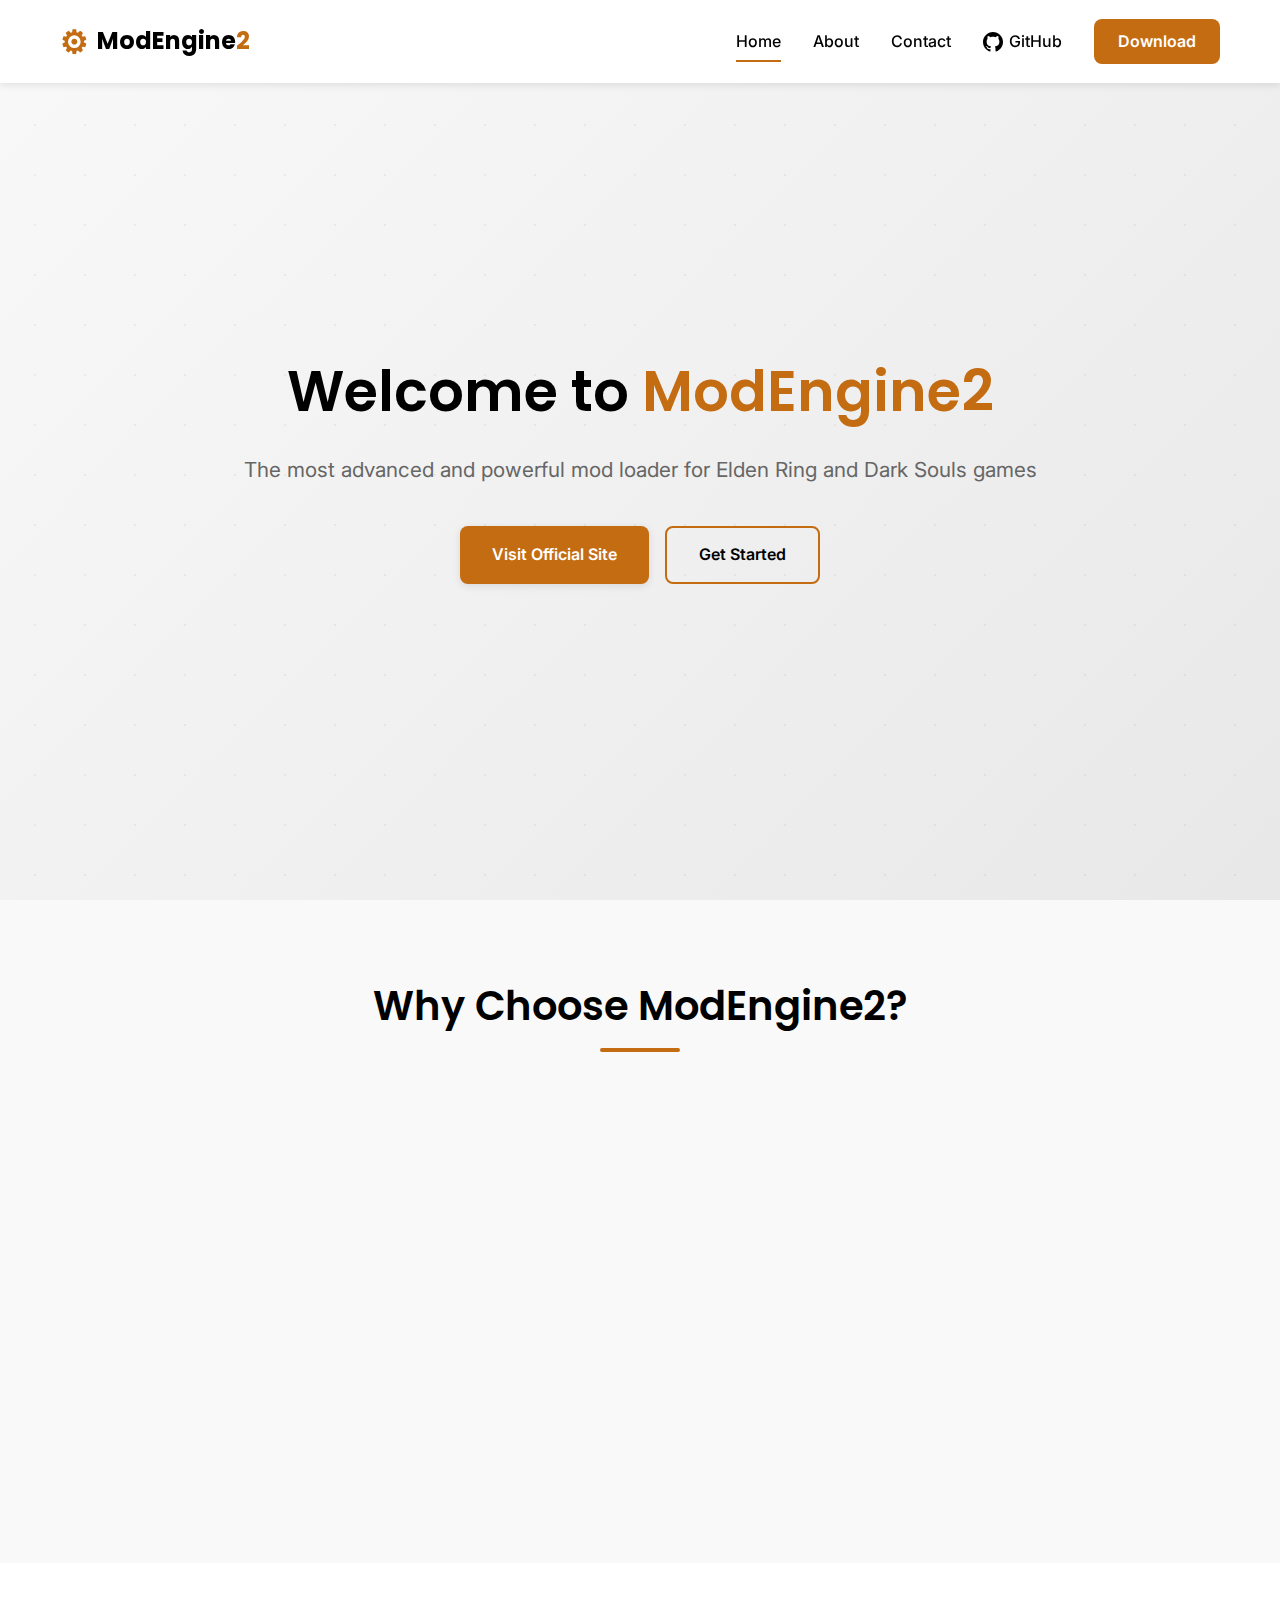
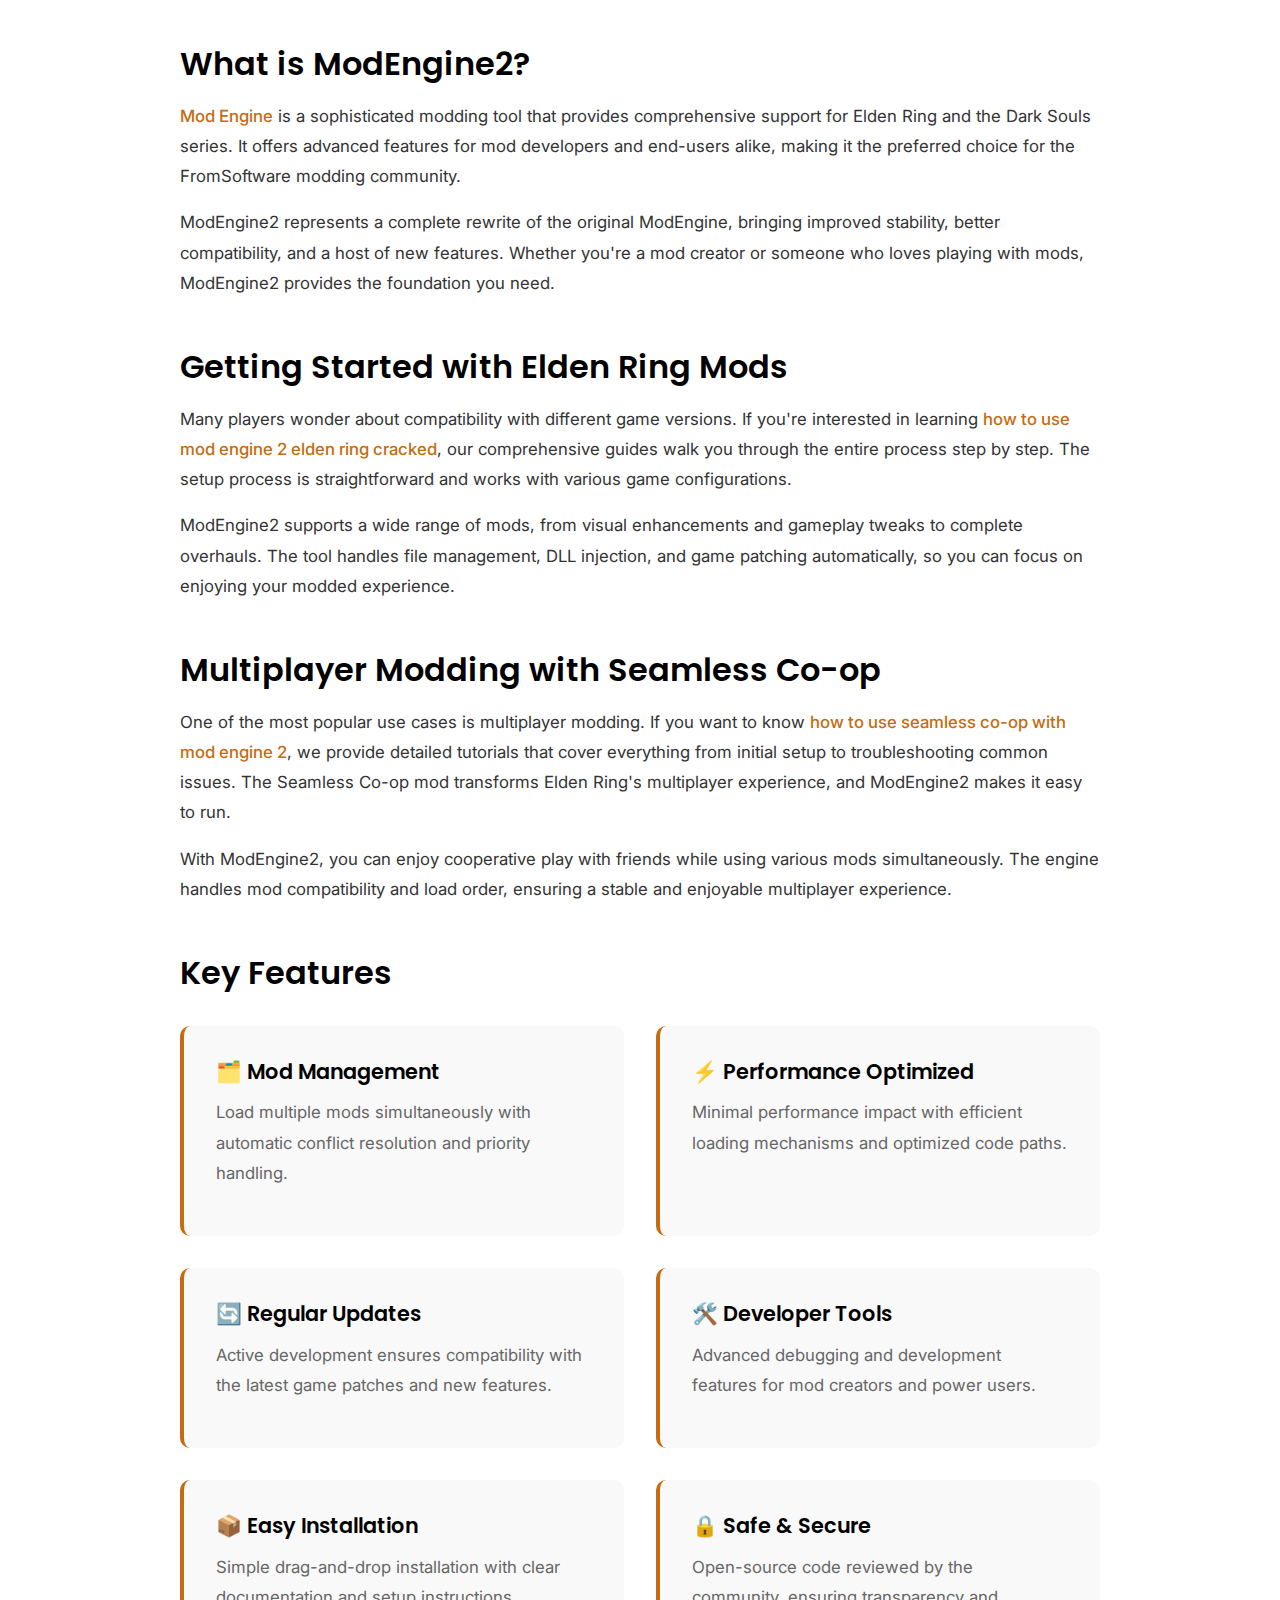
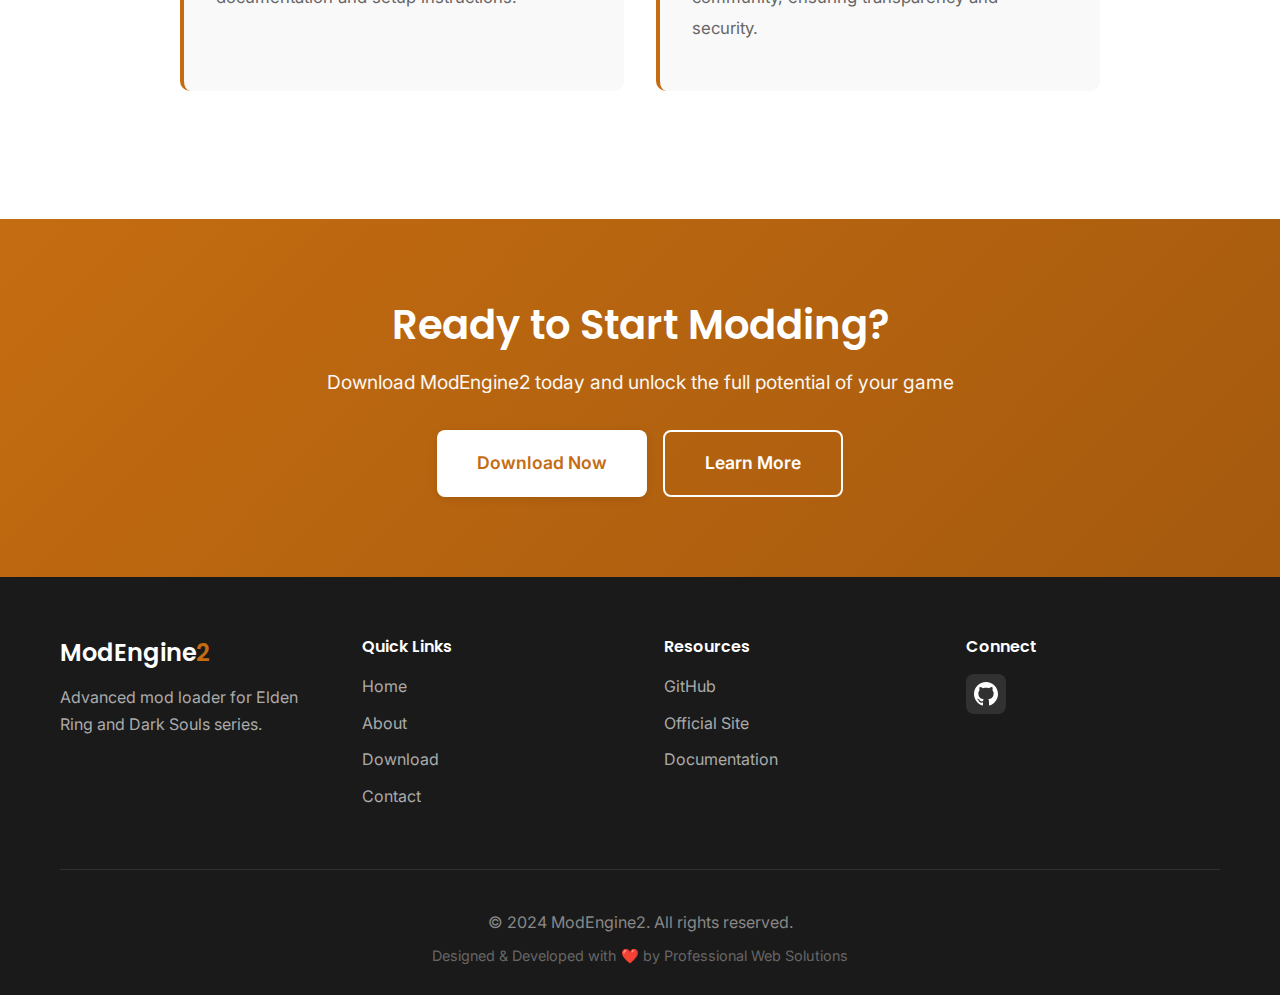
<file: index.html>
<!DOCTYPE html>
<html lang="en">
<head>
    <meta charset="UTF-8">
    <meta name="viewport" content="width=device-width, initial-scale=1.0">
    <meta name="description" content="ModEngine2 - Advanced mod loader for Elden Ring. Learn how to use Mod Engine 2 with Elden Ring cracked versions and seamless co-op.">
    <meta name="keywords" content="mod engine, mod engine 2, elden ring mods, modengine2, seamless coop">
    <title>ModEngine2 - Advanced Mod Loader for Elden Ring</title>
    <link rel="stylesheet" href="style.css">
    <link rel="preconnect" href="https://fonts.googleapis.com">
    <link rel="preconnect" href="https://fonts.gstatic.com" crossorigin>
    <link href="https://fonts.googleapis.com/css2?family=Inter:wght@300;400;500;600;700;800&family=Poppins:wght@400;500;600;700&display=swap" rel="stylesheet">
</head>
<body>
    <header class="header">
        <nav class="navbar">
            <div class="container">
                <div class="nav-wrapper">
                    <a href="index.html" class="logo">
                        <span class="logo-icon">⚙</span>
                        <span class="logo-text">ModEngine<span class="logo-accent">2</span></span>
                    </a>
                    
                    <button class="mobile-toggle" id="mobileToggle">
                        <span></span>
                        <span></span>
                        <span></span>
                    </button>
                    
                    <ul class="nav-menu" id="navMenu">
                        <li><a href="index.html" class="nav-link active">Home</a></li>
                        <li><a href="about.html" class="nav-link">About</a></li>
                        <li><a href="contact.html" class="nav-link">Contact</a></li>
                        <li><a href="https://github.com/open-ssh/ModEngine2" class="nav-link" target="_blank">
                            <svg width="20" height="20" viewBox="0 0 24 24" fill="currentColor">
                                <path d="M12 0c-6.626 0-12 5.373-12 12 0 5.302 3.438 9.8 8.207 11.387.599.111.793-.261.793-.577v-2.234c-3.338.726-4.033-1.416-4.033-1.416-.546-1.387-1.333-1.756-1.333-1.756-1.089-.745.083-.729.083-.729 1.205.084 1.839 1.237 1.839 1.237 1.07 1.834 2.807 1.304 3.492.997.107-.775.418-1.305.762-1.604-2.665-.305-5.467-1.334-5.467-5.931 0-1.311.469-2.381 1.236-3.221-.124-.303-.535-1.524.117-3.176 0 0 1.008-.322 3.301 1.23.957-.266 1.983-.399 3.003-.404 1.02.005 2.047.138 3.006.404 2.291-1.552 3.297-1.23 3.297-1.23.653 1.653.242 2.874.118 3.176.77.84 1.235 1.911 1.235 3.221 0 4.609-2.807 5.624-5.479 5.921.43.372.823 1.102.823 2.222v3.293c0 .319.192.694.801.576 4.765-1.589 8.199-6.086 8.199-11.386 0-6.627-5.373-12-12-12z"/>
                            </svg>
                            GitHub
                        </a></li>
                        <li><a href="download.html" class="nav-link btn-download">Download</a></li>
                    </ul>
                </div>
            </div>
        </nav>
    </header>

    <main>
        <section class="hero">
            <div class="hero-bg"></div>
            <div class="container">
                <div class="hero-content">
                    <h1 class="hero-title">
                        Welcome to <span class="highlight">ModEngine2</span>
                    </h1>
                    <p class="hero-subtitle">
                        The most advanced and powerful mod loader for Elden Ring and Dark Souls games
                    </p>
                    <div class="hero-buttons">
                        <a href="https://modengine2.com/" class="btn btn-primary" target="_blank">Visit Official Site</a>
                        <a href="download.html" class="btn btn-secondary">Get Started</a>
                    </div>
                </div>
            </div>
        </section>

        <section class="features">
            <div class="container">
                <h2 class="section-title">Why Choose ModEngine2?</h2>
                <div class="features-grid">
                    <div class="feature-card">
                        <div class="feature-icon">🚀</div>
                        <h3>Powerful & Fast</h3>
                        <p>Designed for performance with minimal overhead, ensuring smooth gameplay while running your favorite mods.</p>
                    </div>
                    <div class="feature-card">
                        <div class="feature-icon">🎮</div>
                        <h3>Easy to Use</h3>
                        <p>Simple configuration and intuitive setup process. Get started with modding in minutes, not hours.</p>
                    </div>
                    <div class="feature-card">
                        <div class="feature-icon">🔧</div>
                        <h3>Highly Configurable</h3>
                        <p>Flexible configuration options allow you to customize every aspect of your modding experience.</p>
                    </div>
                    <div class="feature-card">
                        <div class="feature-icon">🌐</div>
                        <h3>Active Community</h3>
                        <p>Join thousands of modders and gamers using ModEngine2 with extensive community support.</p>
                    </div>
                </div>
            </div>
        </section>

        <section class="content-section">
            <div class="container">
                <div class="content-block">
                    <h2>What is ModEngine2?</h2>
                    <p>
                        <a href="https://modengine2.com/" class="inline-link">Mod Engine</a> is a sophisticated modding tool that provides comprehensive support for Elden Ring and the Dark Souls series. It offers advanced features for mod developers and end-users alike, making it the preferred choice for the FromSoftware modding community.
                    </p>
                    <p>
                        ModEngine2 represents a complete rewrite of the original ModEngine, bringing improved stability, better compatibility, and a host of new features. Whether you're a mod creator or someone who loves playing with mods, ModEngine2 provides the foundation you need.
                    </p>
                </div>

                <div class="content-block">
                    <h2>Getting Started with Elden Ring Mods</h2>
                    <p>
                        Many players wonder about compatibility with different game versions. If you're interested in learning <a href="https://modengine2.com/how-to-launch-elden-ring-with-mod-engine-2/" class="inline-link">how to use mod engine 2 elden ring cracked</a>, our comprehensive guides walk you through the entire process step by step. The setup process is straightforward and works with various game configurations.
                    </p>
                    <p>
                        ModEngine2 supports a wide range of mods, from visual enhancements and gameplay tweaks to complete overhauls. The tool handles file management, DLL injection, and game patching automatically, so you can focus on enjoying your modded experience.
                    </p>
                </div>

                <div class="content-block">
                    <h2>Multiplayer Modding with Seamless Co-op</h2>
                    <p>
                        One of the most popular use cases is multiplayer modding. If you want to know <a href="https://modengine2.com/how-to-use-seamless-co-op-with-mod-engine-2/" class="inline-link">how to use seamless co-op with mod engine 2</a>, we provide detailed tutorials that cover everything from initial setup to troubleshooting common issues. The Seamless Co-op mod transforms Elden Ring's multiplayer experience, and ModEngine2 makes it easy to run.
                    </p>
                    <p>
                        With ModEngine2, you can enjoy cooperative play with friends while using various mods simultaneously. The engine handles mod compatibility and load order, ensuring a stable and enjoyable multiplayer experience.
                    </p>
                </div>

                <div class="content-block">
                    <h2>Key Features</h2>
                    <div class="features-list">
                        <div class="feature-item">
                            <h3>🗂️ Mod Management</h3>
                            <p>Load multiple mods simultaneously with automatic conflict resolution and priority handling.</p>
                        </div>
                        <div class="feature-item">
                            <h3>⚡ Performance Optimized</h3>
                            <p>Minimal performance impact with efficient loading mechanisms and optimized code paths.</p>
                        </div>
                        <div class="feature-item">
                            <h3>🔄 Regular Updates</h3>
                            <p>Active development ensures compatibility with the latest game patches and new features.</p>
                        </div>
                        <div class="feature-item">
                            <h3>🛠️ Developer Tools</h3>
                            <p>Advanced debugging and development features for mod creators and power users.</p>
                        </div>
                        <div class="feature-item">
                            <h3>📦 Easy Installation</h3>
                            <p>Simple drag-and-drop installation with clear documentation and setup instructions.</p>
                        </div>
                        <div class="feature-item">
                            <h3>🔒 Safe & Secure</h3>
                            <p>Open-source code reviewed by the community, ensuring transparency and security.</p>
                        </div>
                    </div>
                </div>
            </div>
        </section>

        <section class="cta-section">
            <div class="container">
                <div class="cta-content">
                    <h2>Ready to Start Modding?</h2>
                    <p>Download ModEngine2 today and unlock the full potential of your game</p>
                    <div class="cta-buttons">
                        <a href="download.html" class="btn btn-primary btn-large">Download Now</a>
                        <a href="about.html" class="btn btn-secondary btn-large">Learn More</a>
                    </div>
                </div>
            </div>
        </section>
    </main>

    <footer class="footer">
        <div class="container">
            <div class="footer-content">
                <div class="footer-section">
                    <h3 class="footer-title">ModEngine<span class="logo-accent">2</span></h3>
                    <p>Advanced mod loader for Elden Ring and Dark Souls series.</p>
                </div>
                <div class="footer-section">
                    <h4>Quick Links</h4>
                    <ul class="footer-links">
                        <li><a href="index.html">Home</a></li>
                        <li><a href="about.html">About</a></li>
                        <li><a href="download.html">Download</a></li>
                        <li><a href="contact.html">Contact</a></li>
                    </ul>
                </div>
                <div class="footer-section">
                    <h4>Resources</h4>
                    <ul class="footer-links">
                        <li><a href="https://github.com/open-ssh/ModEngine2" target="_blank">GitHub</a></li>
                        <li><a href="https://modengine2.com/" target="_blank">Official Site</a></li>
                        <li><a href="download.html">Documentation</a></li>
                    </ul>
                </div>
                <div class="footer-section">
                    <h4>Connect</h4>
                    <div class="social-links">
                        <a href="https://github.com/open-ssh/ModEngine2" target="_blank" class="social-link">
                            <svg width="24" height="24" viewBox="0 0 24 24" fill="currentColor">
                                <path d="M12 0c-6.626 0-12 5.373-12 12 0 5.302 3.438 9.8 8.207 11.387.599.111.793-.261.793-.577v-2.234c-3.338.726-4.033-1.416-4.033-1.416-.546-1.387-1.333-1.756-1.333-1.756-1.089-.745.083-.729.083-.729 1.205.084 1.839 1.237 1.839 1.237 1.07 1.834 2.807 1.304 3.492.997.107-.775.418-1.305.762-1.604-2.665-.305-5.467-1.334-5.467-5.931 0-1.311.469-2.381 1.236-3.221-.124-.303-.535-1.524.117-3.176 0 0 1.008-.322 3.301 1.23.957-.266 1.983-.399 3.003-.404 1.02.005 2.047.138 3.006.404 2.291-1.552 3.297-1.23 3.297-1.23.653 1.653.242 2.874.118 3.176.77.84 1.235 1.911 1.235 3.221 0 4.609-2.807 5.624-5.479 5.921.43.372.823 1.102.823 2.222v3.293c0 .319.192.694.801.576 4.765-1.589 8.199-6.086 8.199-11.386 0-6.627-5.373-12-12-12z"/>
                            </svg>
                        </a>
                    </div>
                </div>
            </div>
            <div class="footer-bottom">
                <p>&copy; 2024 ModEngine2. All rights reserved.</p>
                <p class="footer-credit">Designed & Developed with ❤️ by Professional Web Solutions</p>
            </div>
        </div>
    </footer>

    <script src="script.js"></script>
</body>
</html>
</file>
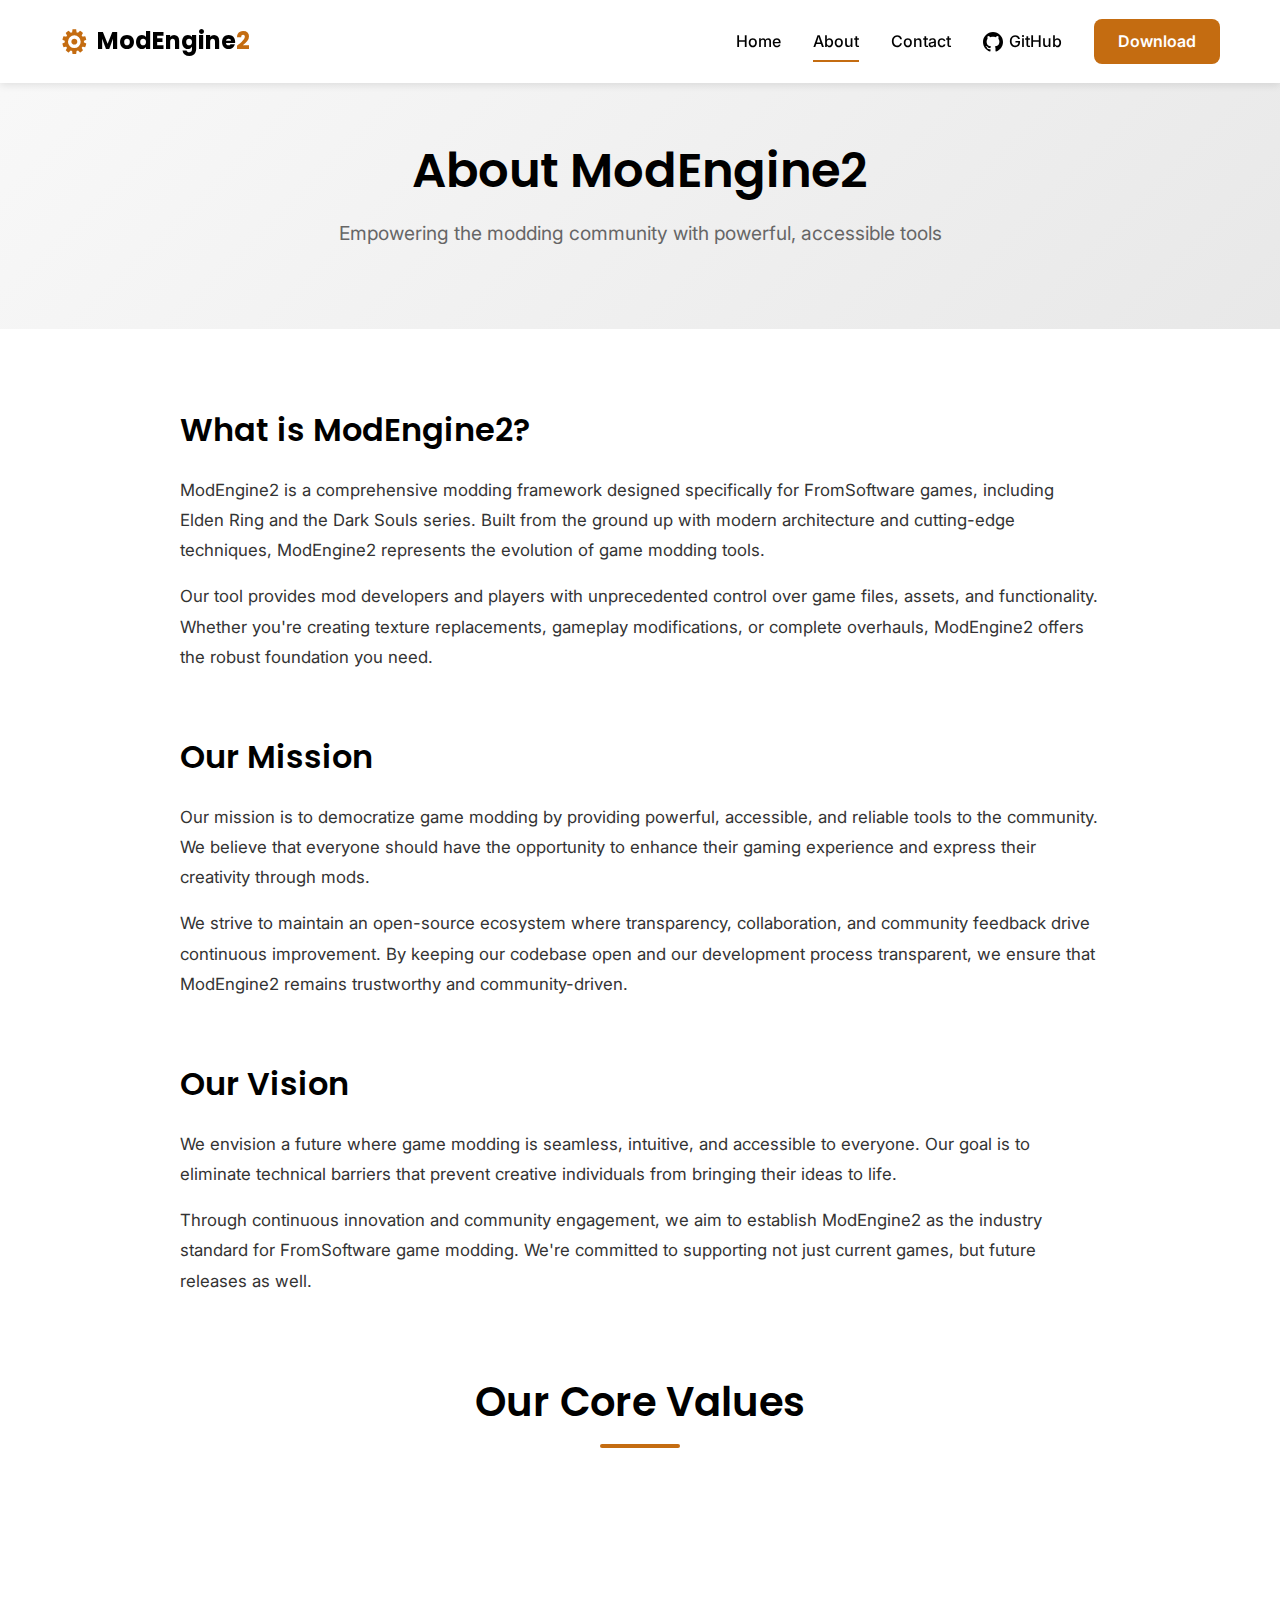
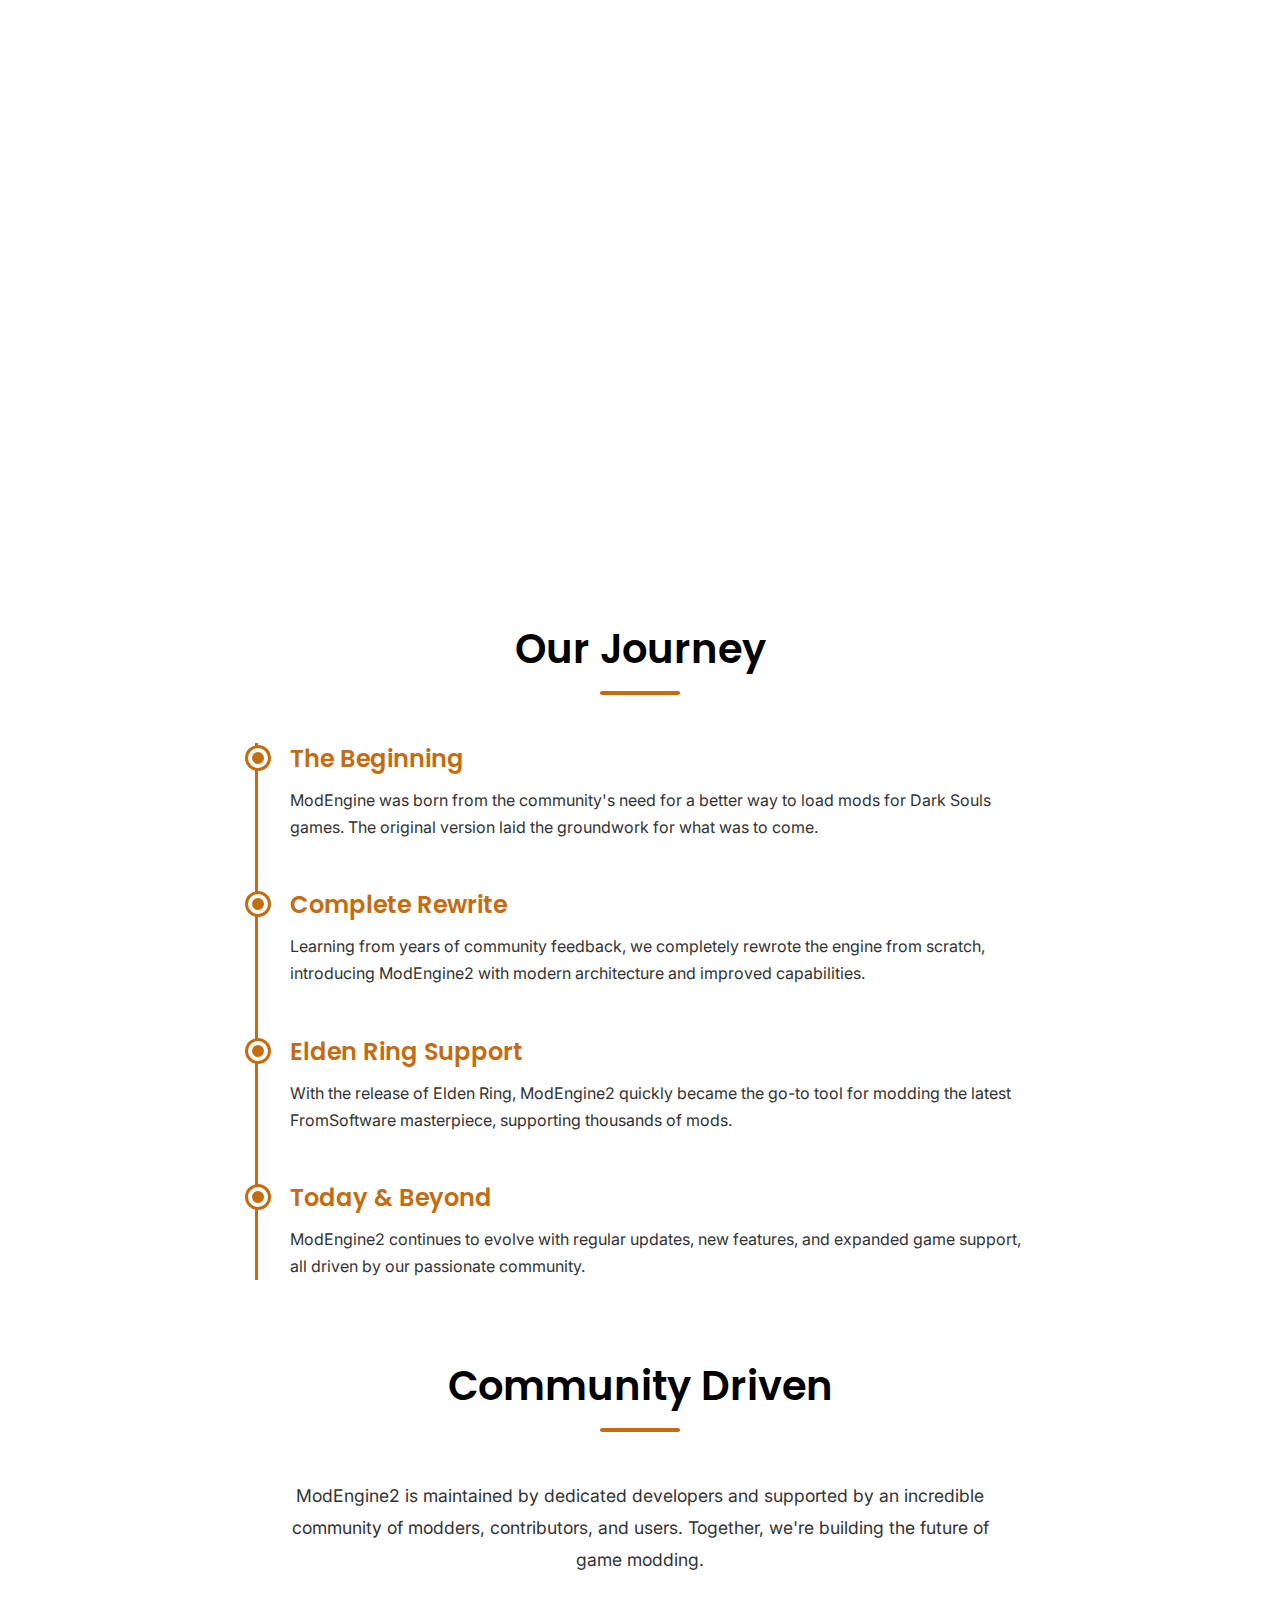
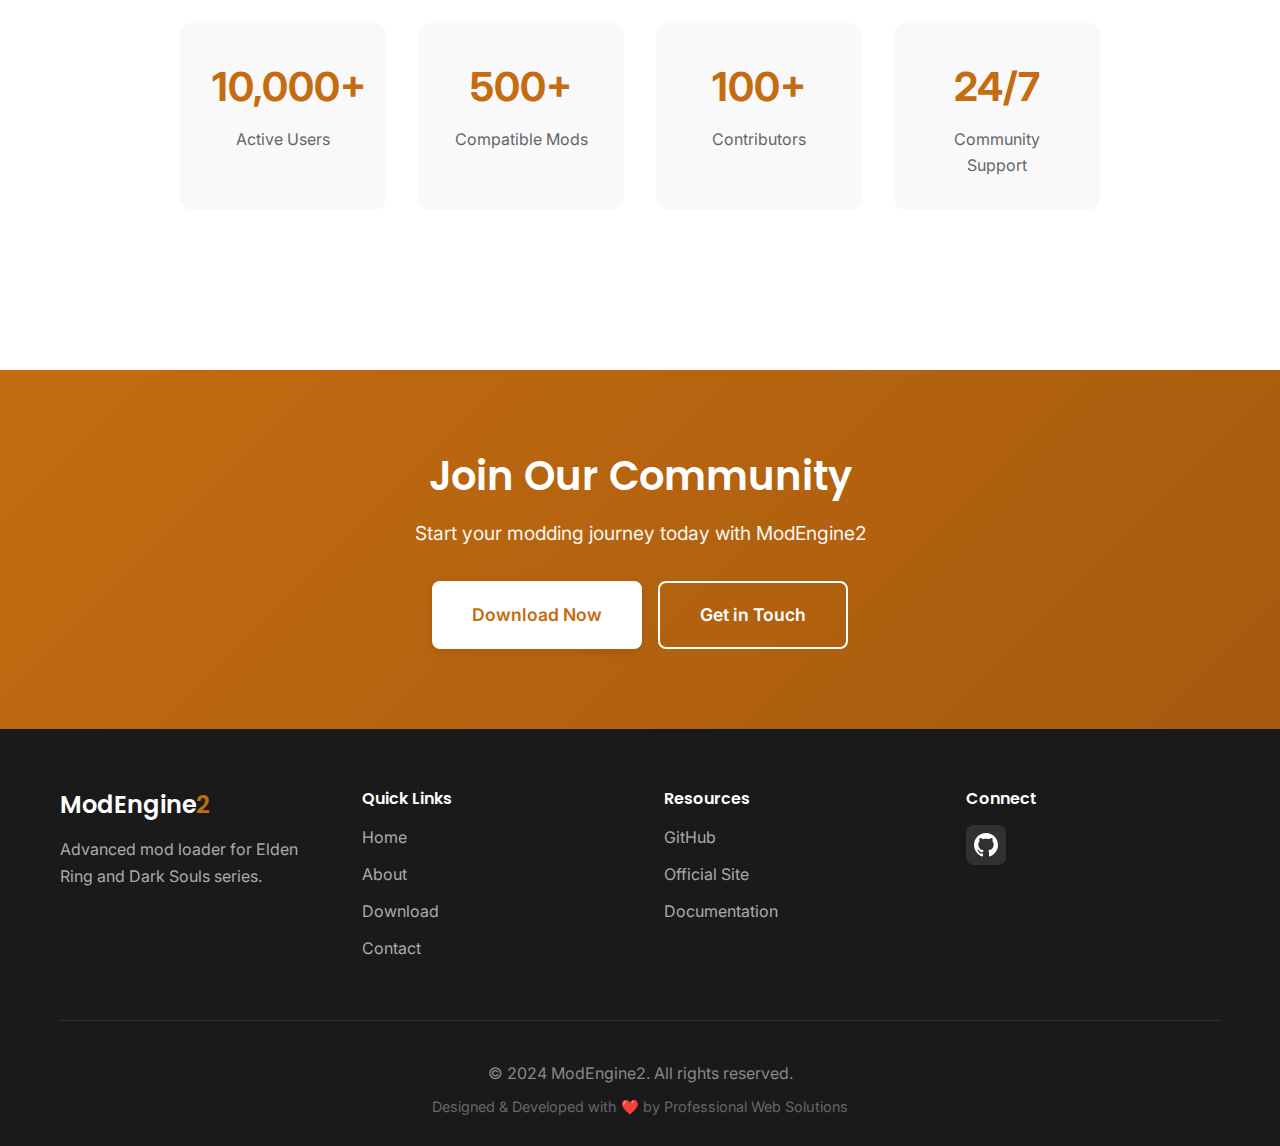
<file: about.html>
<!DOCTYPE html>
<html lang="en">
<head>
    <meta charset="UTF-8">
    <meta name="viewport" content="width=device-width, initial-scale=1.0">
    <meta name="description" content="Learn about ModEngine2 - Our mission, vision, and commitment to the Elden Ring modding community.">
    <title>About - ModEngine2</title>
    <link rel="stylesheet" href="style.css">
    <link rel="preconnect" href="https://fonts.googleapis.com">
    <link rel="preconnect" href="https://fonts.gstatic.com" crossorigin>
    <link href="https://fonts.googleapis.com/css2?family=Inter:wght@300;400;500;600;700;800&family=Poppins:wght@400;500;600;700&display=swap" rel="stylesheet">
</head>
<body>
    <header class="header">
        <nav class="navbar">
            <div class="container">
                <div class="nav-wrapper">
                    <a href="index.html" class="logo">
                        <span class="logo-icon">⚙</span>
                        <span class="logo-text">ModEngine<span class="logo-accent">2</span></span>
                    </a>
                    
                    <button class="mobile-toggle" id="mobileToggle">
                        <span></span>
                        <span></span>
                        <span></span>
                    </button>
                    
                    <ul class="nav-menu" id="navMenu">
                        <li><a href="index.html" class="nav-link">Home</a></li>
                        <li><a href="about.html" class="nav-link active">About</a></li>
                        <li><a href="contact.html" class="nav-link">Contact</a></li>
                        <li><a href="https://github.com/open-ssh/ModEngine2" class="nav-link" target="_blank">
                            <svg width="20" height="20" viewBox="0 0 24 24" fill="currentColor">
                                <path d="M12 0c-6.626 0-12 5.373-12 12 0 5.302 3.438 9.8 8.207 11.387.599.111.793-.261.793-.577v-2.234c-3.338.726-4.033-1.416-4.033-1.416-.546-1.387-1.333-1.756-1.333-1.756-1.089-.745.083-.729.083-.729 1.205.084 1.839 1.237 1.839 1.237 1.07 1.834 2.807 1.304 3.492.997.107-.775.418-1.305.762-1.604-2.665-.305-5.467-1.334-5.467-5.931 0-1.311.469-2.381 1.236-3.221-.124-.303-.535-1.524.117-3.176 0 0 1.008-.322 3.301 1.23.957-.266 1.983-.399 3.003-.404 1.02.005 2.047.138 3.006.404 2.291-1.552 3.297-1.23 3.297-1.23.653 1.653.242 2.874.118 3.176.77.84 1.235 1.911 1.235 3.221 0 4.609-2.807 5.624-5.479 5.921.43.372.823 1.102.823 2.222v3.293c0 .319.192.694.801.576 4.765-1.589 8.199-6.086 8.199-11.386 0-6.627-5.373-12-12-12z"/>
                            </svg>
                            GitHub
                        </a></li>
                        <li><a href="download.html" class="nav-link btn-download">Download</a></li>
                    </ul>
                </div>
            </div>
        </nav>
    </header>

    <main>
        <section class="page-header">
            <div class="container">
                <h1>About ModEngine2</h1>
                <p>Empowering the modding community with powerful, accessible tools</p>
            </div>
        </section>

        <section class="about-content">
            <div class="container">
                <div class="about-section">
                    <div class="about-text">
                        <h2>What is ModEngine2?</h2>
                        <p>
                            ModEngine2 is a comprehensive modding framework designed specifically for FromSoftware games, including Elden Ring and the Dark Souls series. Built from the ground up with modern architecture and cutting-edge techniques, ModEngine2 represents the evolution of game modding tools.
                        </p>
                        <p>
                            Our tool provides mod developers and players with unprecedented control over game files, assets, and functionality. Whether you're creating texture replacements, gameplay modifications, or complete overhauls, ModEngine2 offers the robust foundation you need.
                        </p>
                    </div>
                </div>

                <div class="about-section reverse">
                    <div class="about-text">
                        <h2>Our Mission</h2>
                        <p>
                            Our mission is to democratize game modding by providing powerful, accessible, and reliable tools to the community. We believe that everyone should have the opportunity to enhance their gaming experience and express their creativity through mods.
                        </p>
                        <p>
                            We strive to maintain an open-source ecosystem where transparency, collaboration, and community feedback drive continuous improvement. By keeping our codebase open and our development process transparent, we ensure that ModEngine2 remains trustworthy and community-driven.
                        </p>
                    </div>
                </div>

                <div class="about-section">
                    <div class="about-text">
                        <h2>Our Vision</h2>
                        <p>
                            We envision a future where game modding is seamless, intuitive, and accessible to everyone. Our goal is to eliminate technical barriers that prevent creative individuals from bringing their ideas to life.
                        </p>
                        <p>
                            Through continuous innovation and community engagement, we aim to establish ModEngine2 as the industry standard for FromSoftware game modding. We're committed to supporting not just current games, but future releases as well.
                        </p>
                    </div>
                </div>

                <div class="values-section">
                    <h2 class="section-title">Our Core Values</h2>
                    <div class="values-grid">
                        <div class="value-card">
                            <div class="value-icon">🔓</div>
                            <h3>Open Source</h3>
                            <p>Complete transparency with publicly available source code, allowing community review and contributions.</p>
                        </div>
                        <div class="value-card">
                            <div class="value-icon">👥</div>
                            <h3>Community First</h3>
                            <p>Every decision is made with the community in mind, prioritizing user needs and feedback.</p>
                        </div>
                        <div class="value-card">
                            <div class="value-icon">⚡</div>
                            <h3>Performance</h3>
                            <p>Optimized for minimal overhead, ensuring smooth gameplay while running mods.</p>
                        </div>
                        <div class="value-card">
                            <div class="value-icon">🛡️</div>
                            <h3>Reliability</h3>
                            <p>Robust error handling and extensive testing to provide a stable modding experience.</p>
                        </div>
                        <div class="value-card">
                            <div class="value-icon">🎨</div>
                            <h3>Creativity</h3>
                            <p>Empowering users to express their vision and create unique gaming experiences.</p>
                        </div>
                        <div class="value-card">
                            <div class="value-icon">📚</div>
                            <h3>Education</h3>
                            <p>Comprehensive documentation and guides to help users at every skill level.</p>
                        </div>
                    </div>
                </div>

                <div class="timeline-section">
                    <h2 class="section-title">Our Journey</h2>
                    <div class="timeline">
                        <div class="timeline-item">
                            <div class="timeline-marker"></div>
                            <div class="timeline-content">
                                <h3>The Beginning</h3>
                                <p>ModEngine was born from the community's need for a better way to load mods for Dark Souls games. The original version laid the groundwork for what was to come.</p>
                            </div>
                        </div>
                        <div class="timeline-item">
                            <div class="timeline-marker"></div>
                            <div class="timeline-content">
                                <h3>Complete Rewrite</h3>
                                <p>Learning from years of community feedback, we completely rewrote the engine from scratch, introducing ModEngine2 with modern architecture and improved capabilities.</p>
                            </div>
                        </div>
                        <div class="timeline-item">
                            <div class="timeline-marker"></div>
                            <div class="timeline-content">
                                <h3>Elden Ring Support</h3>
                                <p>With the release of Elden Ring, ModEngine2 quickly became the go-to tool for modding the latest FromSoftware masterpiece, supporting thousands of mods.</p>
                            </div>
                        </div>
                        <div class="timeline-item">
                            <div class="timeline-marker"></div>
                            <div class="timeline-content">
                                <h3>Today & Beyond</h3>
                                <p>ModEngine2 continues to evolve with regular updates, new features, and expanded game support, all driven by our passionate community.</p>
                            </div>
                        </div>
                    </div>
                </div>

                <div class="team-section">
                    <h2 class="section-title">Community Driven</h2>
                    <p class="team-description">
                        ModEngine2 is maintained by dedicated developers and supported by an incredible community of modders, contributors, and users. Together, we're building the future of game modding.
                    </p>
                    <div class="community-stats">
                        <div class="stat-item">
                            <div class="stat-number">10,000+</div>
                            <div class="stat-label">Active Users</div>
                        </div>
                        <div class="stat-item">
                            <div class="stat-number">500+</div>
                            <div class="stat-label">Compatible Mods</div>
                        </div>
                        <div class="stat-item">
                            <div class="stat-number">100+</div>
                            <div class="stat-label">Contributors</div>
                        </div>
                        <div class="stat-item">
                            <div class="stat-number">24/7</div>
                            <div class="stat-label">Community Support</div>
                        </div>
                    </div>
                </div>
            </div>
        </section>

        <section class="cta-section">
            <div class="container">
                <div class="cta-content">
                    <h2>Join Our Community</h2>
                    <p>Start your modding journey today with ModEngine2</p>
                    <div class="cta-buttons">
                        <a href="download.html" class="btn btn-primary btn-large">Download Now</a>
                        <a href="contact.html" class="btn btn-secondary btn-large">Get in Touch</a>
                    </div>
                </div>
            </div>
        </section>
    </main>

    <footer class="footer">
        <div class="container">
            <div class="footer-content">
                <div class="footer-section">
                    <h3 class="footer-title">ModEngine<span class="logo-accent">2</span></h3>
                    <p>Advanced mod loader for Elden Ring and Dark Souls series.</p>
                </div>
                <div class="footer-section">
                    <h4>Quick Links</h4>
                    <ul class="footer-links">
                        <li><a href="index.html">Home</a></li>
                        <li><a href="about.html">About</a></li>
                        <li><a href="download.html">Download</a></li>
                        <li><a href="contact.html">Contact</a></li>
                    </ul>
                </div>
                <div class="footer-section">
                    <h4>Resources</h4>
                    <ul class="footer-links">
                        <li><a href="https://github.com/open-ssh/ModEngine2" target="_blank">GitHub</a></li>
                        <li><a href="https://modengine2.com/" target="_blank">Official Site</a></li>
                        <li><a href="download.html">Documentation</a></li>
                    </ul>
                </div>
                <div class="footer-section">
                    <h4>Connect</h4>
                    <div class="social-links">
                        <a href="https://github.com/open-ssh/ModEngine2" target="_blank" class="social-link">
                            <svg width="24" height="24" viewBox="0 0 24 24" fill="currentColor">
                                <path d="M12 0c-6.626 0-12 5.373-12 12 0 5.302 3.438 9.8 8.207 11.387.599.111.793-.261.793-.577v-2.234c-3.338.726-4.033-1.416-4.033-1.416-.546-1.387-1.333-1.756-1.333-1.756-1.089-.745.083-.729.083-.729 1.205.084 1.839 1.237 1.839 1.237 1.07 1.834 2.807 1.304 3.492.997.107-.775.418-1.305.762-1.604-2.665-.305-5.467-1.334-5.467-5.931 0-1.311.469-2.381 1.236-3.221-.124-.303-.535-1.524.117-3.176 0 0 1.008-.322 3.301 1.23.957-.266 1.983-.399 3.003-.404 1.02.005 2.047.138 3.006.404 2.291-1.552 3.297-1.23 3.297-1.23.653 1.653.242 2.874.118 3.176.77.84 1.235 1.911 1.235 3.221 0 4.609-2.807 5.624-5.479 5.921.43.372.823 1.102.823 2.222v3.293c0 .319.192.694.801.576 4.765-1.589 8.199-6.086 8.199-11.386 0-6.627-5.373-12-12-12z"/>
                            </svg>
                        </a>
                    </div>
                </div>
            </div>
            <div class="footer-bottom">
                <p>&copy; 2024 ModEngine2. All rights reserved.</p>
                <p class="footer-credit">Designed & Developed with ❤️ by Professional Web Solutions</p>
            </div>
        </div>
    </footer>

    <script src="script.js"></script>
</body>
</html>
</file>
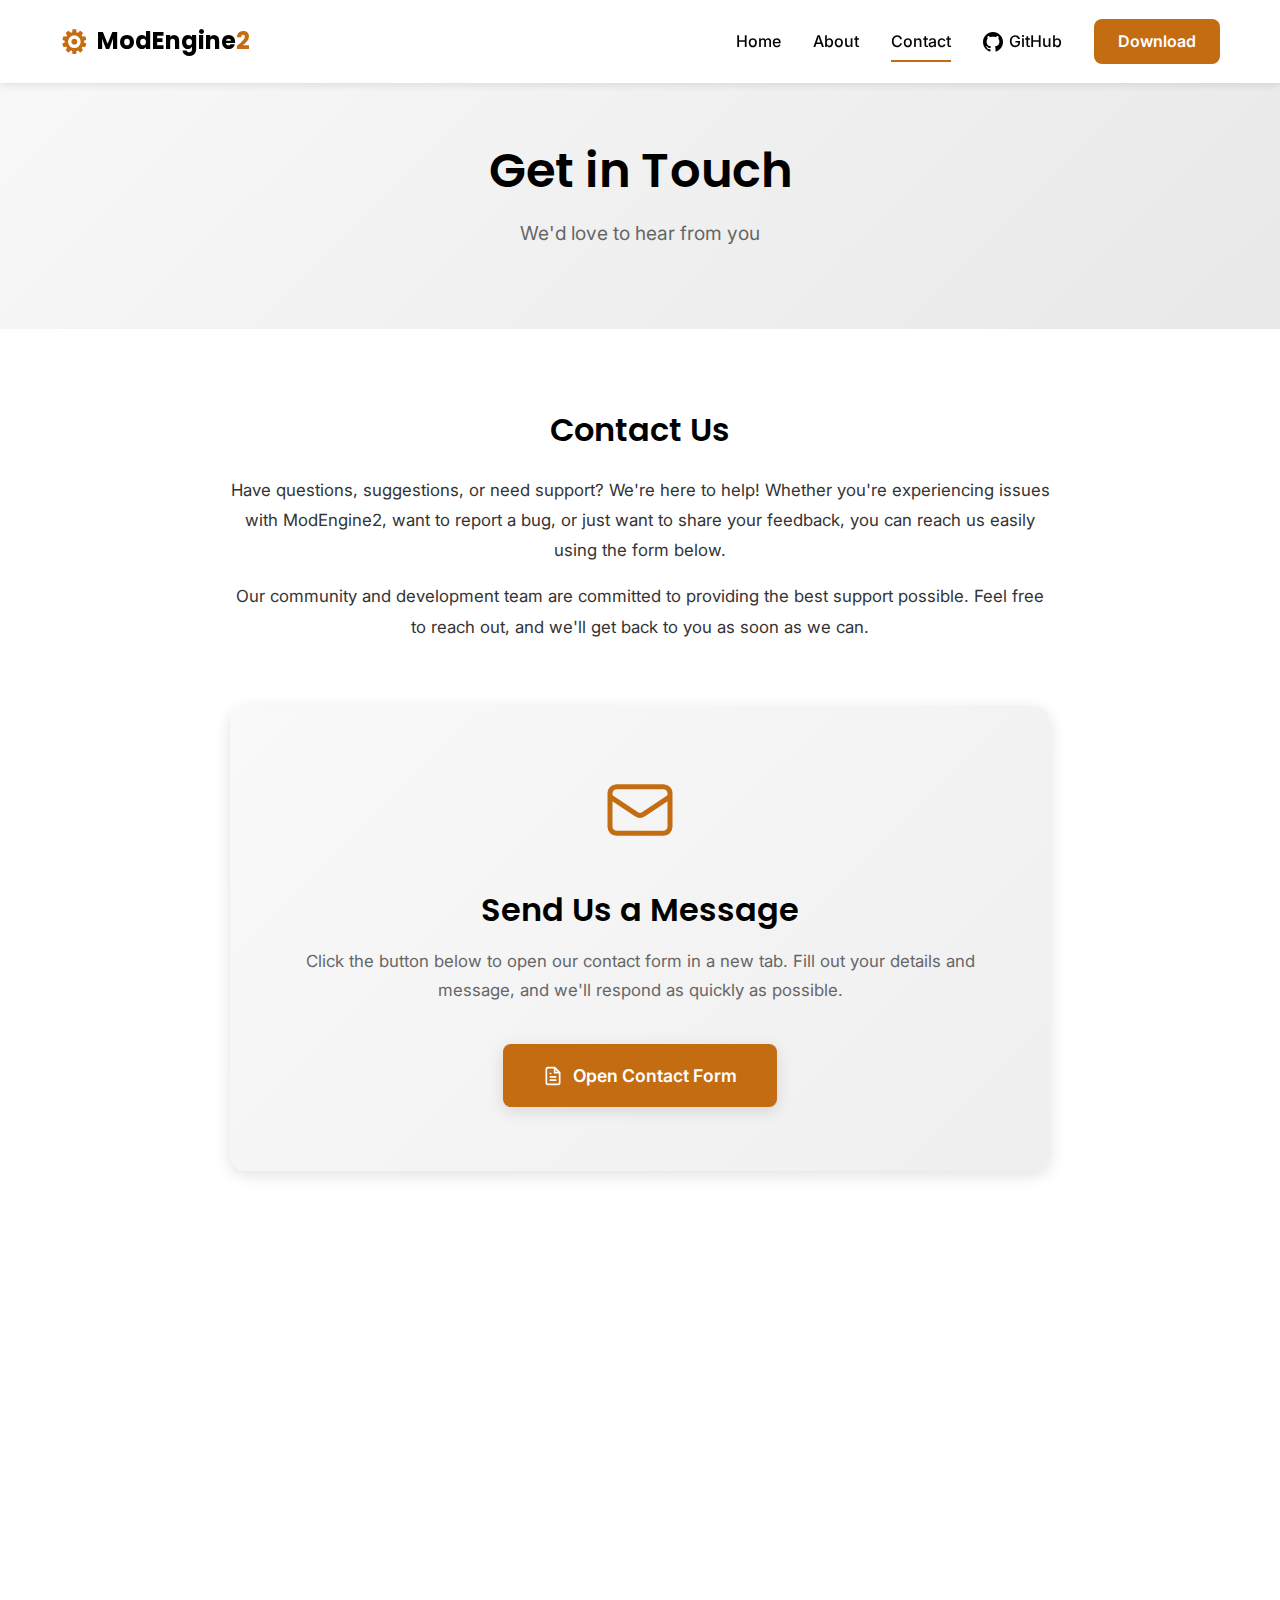
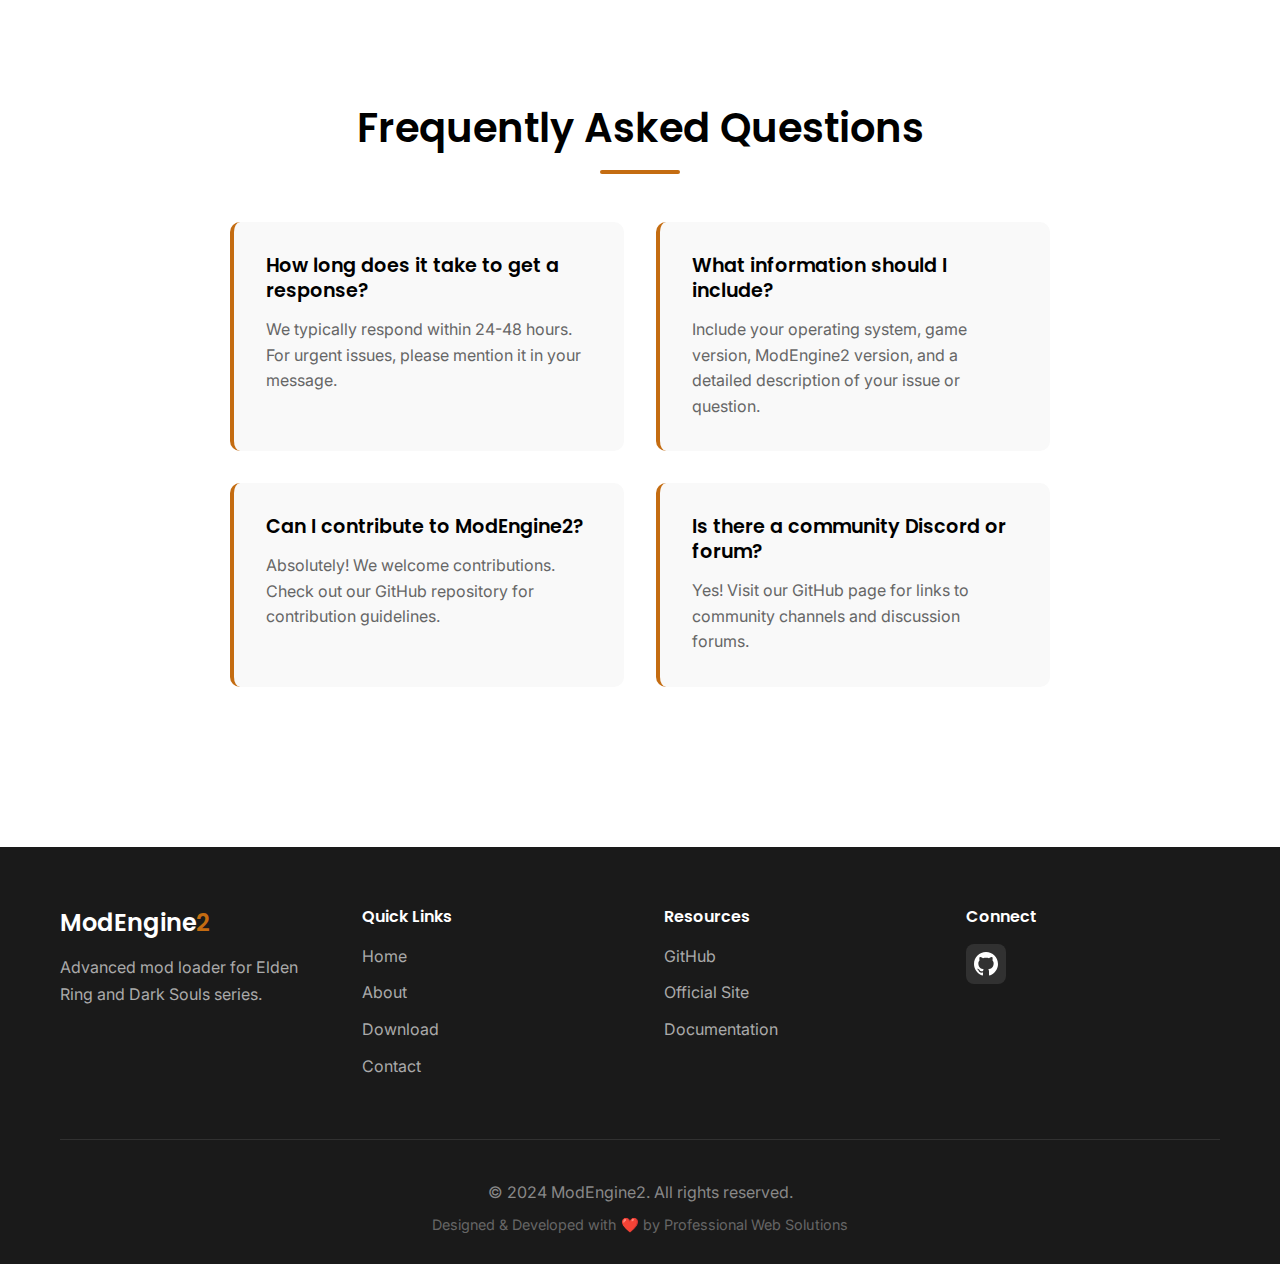
<file: contact.html>
<!DOCTYPE html>
<html lang="en">
<head>
    <meta charset="UTF-8">
    <meta name="viewport" content="width=device-width, initial-scale=1.0">
    <meta name="description" content="Contact ModEngine2 team - Get in touch with us for support, questions, or feedback.">
    <title>Contact Us - ModEngine2</title>
    <link rel="stylesheet" href="style.css">
    <link rel="preconnect" href="https://fonts.googleapis.com">
    <link rel="preconnect" href="https://fonts.gstatic.com" crossorigin>
    <link href="https://fonts.googleapis.com/css2?family=Inter:wght@300;400;500;600;700;800&family=Poppins:wght@400;500;600;700&display=swap" rel="stylesheet">
</head>
<body>
    <header class="header">
        <nav class="navbar">
            <div class="container">
                <div class="nav-wrapper">
                    <a href="index.html" class="logo">
                        <span class="logo-icon">⚙</span>
                        <span class="logo-text">ModEngine<span class="logo-accent">2</span></span>
                    </a>
                    
                    <button class="mobile-toggle" id="mobileToggle">
                        <span></span>
                        <span></span>
                        <span></span>
                    </button>
                    
                    <ul class="nav-menu" id="navMenu">
                        <li><a href="index.html" class="nav-link">Home</a></li>
                        <li><a href="about.html" class="nav-link">About</a></li>
                        <li><a href="contact.html" class="nav-link active">Contact</a></li>
                        <li><a href="https://github.com/open-ssh/ModEngine2" class="nav-link" target="_blank">
                            <svg width="20" height="20" viewBox="0 0 24 24" fill="currentColor">
                                <path d="M12 0c-6.626 0-12 5.373-12 12 0 5.302 3.438 9.8 8.207 11.387.599.111.793-.261.793-.577v-2.234c-3.338.726-4.033-1.416-4.033-1.416-.546-1.387-1.333-1.756-1.333-1.756-1.089-.745.083-.729.083-.729 1.205.084 1.839 1.237 1.839 1.237 1.07 1.834 2.807 1.304 3.492.997.107-.775.418-1.305.762-1.604-2.665-.305-5.467-1.334-5.467-5.931 0-1.311.469-2.381 1.236-3.221-.124-.303-.535-1.524.117-3.176 0 0 1.008-.322 3.301 1.23.957-.266 1.983-.399 3.003-.404 1.02.005 2.047.138 3.006.404 2.291-1.552 3.297-1.23 3.297-1.23.653 1.653.242 2.874.118 3.176.77.84 1.235 1.911 1.235 3.221 0 4.609-2.807 5.624-5.479 5.921.43.372.823 1.102.823 2.222v3.293c0 .319.192.694.801.576 4.765-1.589 8.199-6.086 8.199-11.386 0-6.627-5.373-12-12-12z"/>
                            </svg>
                            GitHub
                        </a></li>
                        <li><a href="download.html" class="nav-link btn-download">Download</a></li>
                    </ul>
                </div>
            </div>
        </nav>
    </header>

    <main>
        <section class="page-header">
            <div class="container">
                <h1>Get in Touch</h1>
                <p>We'd love to hear from you</p>
            </div>
        </section>

        <section class="contact-section">
            <div class="container">
                <div class="contact-intro">
                    <h2>Contact Us</h2>
                    <p>
                        Have questions, suggestions, or need support? We're here to help! Whether you're experiencing issues with ModEngine2, want to report a bug, or just want to share your feedback, you can reach us easily using the form below.
                    </p>
                    <p>
                        Our community and development team are committed to providing the best support possible. Feel free to reach out, and we'll get back to you as soon as we can.
                    </p>
                </div>

                <div class="contact-form-wrapper">
                    <div class="form-card">
                        <div class="form-icon">
                            <svg width="80" height="80" viewBox="0 0 24 24" fill="none" stroke="currentColor" stroke-width="1.5">
                                <path d="M3 8l7.89 5.26a2 2 0 002.22 0L21 8M5 19h14a2 2 0 002-2V7a2 2 0 00-2-2H5a2 2 0 00-2 2v10a2 2 0 002 2z"/>
                            </svg>
                        </div>
                        <h3>Send Us a Message</h3>
                        <p class="form-description">
                            Click the button below to open our contact form in a new tab. Fill out your details and message, and we'll respond as quickly as possible.
                        </p>
                        <a href="https://docs.google.com/forms/d/e/1FAIpQLSfjKqkA45KHm_ka1j-Q-QKeVkT5Aoa21n5ssYN-kCxRCgkbPA/viewform?usp=header" 
                           class="btn btn-primary btn-large btn-form" 
                           target="_blank">
                            <svg width="20" height="20" viewBox="0 0 24 24" fill="none" stroke="currentColor" stroke-width="2">
                                <path d="M14 2H6a2 2 0 00-2 2v16a2 2 0 002 2h12a2 2 0 002-2V8z"/>
                                <path d="M14 2v6h6M16 13H8M16 17H8M10 9H8"/>
                            </svg>
                            Open Contact Form
                        </a>
                    </div>
                </div>

                <div class="contact-info-grid">
                    <div class="info-card">
                        <div class="info-icon">💬</div>
                        <h3>Community Support</h3>
                        <p>Join our community discussions on GitHub for peer-to-peer support and tips.</p>
                        <a href="https://github.com/open-ssh/ModEngine2" target="_blank" class="info-link">Visit GitHub →</a>
                    </div>
                    <div class="info-card">
                        <div class="info-icon">📖</div>
                        <h3>Documentation</h3>
                        <p>Check out our comprehensive guides and documentation for detailed information.</p>
                        <a href="download.html" class="info-link">View Docs →</a>
                    </div>
                    <div class="info-card">
                        <div class="info-icon">🐛</div>
                        <h3>Report Issues</h3>
                        <p>Found a bug? Report it on our GitHub Issues page for tracking and resolution.</p>
                        <a href="https://github.com/open-ssh/ModEngine2" target="_blank" class="info-link">Report Bug →</a>
                    </div>
                </div>

                <div class="faq-section">
                    <h2 class="section-title">Frequently Asked Questions</h2>
                    <div class="faq-grid">
                        <div class="faq-item">
                            <h3>How long does it take to get a response?</h3>
                            <p>We typically respond within 24-48 hours. For urgent issues, please mention it in your message.</p>
                        </div>
                        <div class="faq-item">
                            <h3>What information should I include?</h3>
                            <p>Include your operating system, game version, ModEngine2 version, and a detailed description of your issue or question.</p>
                        </div>
                        <div class="faq-item">
                            <h3>Can I contribute to ModEngine2?</h3>
                            <p>Absolutely! We welcome contributions. Check out our GitHub repository for contribution guidelines.</p>
                        </div>
                        <div class="faq-item">
                            <h3>Is there a community Discord or forum?</h3>
                            <p>Yes! Visit our GitHub page for links to community channels and discussion forums.</p>
                        </div>
                    </div>
                </div>
            </div>
        </section>
    </main>

    <footer class="footer">
        <div class="container">
            <div class="footer-content">
                <div class="footer-section">
                    <h3 class="footer-title">ModEngine<span class="logo-accent">2</span></h3>
                    <p>Advanced mod loader for Elden Ring and Dark Souls series.</p>
                </div>
                <div class="footer-section">
                    <h4>Quick Links</h4>
                    <ul class="footer-links">
                        <li><a href="index.html">Home</a></li>
                        <li><a href="about.html">About</a></li>
                        <li><a href="download.html">Download</a></li>
                        <li><a href="contact.html">Contact</a></li>
                    </ul>
                </div>
                <div class="footer-section">
                    <h4>Resources</h4>
                    <ul class="footer-links">
                        <li><a href="https://github.com/open-ssh/ModEngine2" target="_blank">GitHub</a></li>
                        <li><a href="https://modengine2.com/" target="_blank">Official Site</a></li>
                        <li><a href="download.html">Documentation</a></li>
                    </ul>
                </div>
                <div class="footer-section">
                    <h4>Connect</h4>
                    <div class="social-links">
                        <a href="https://github.com/open-ssh/ModEngine2" target="_blank" class="social-link">
                            <svg width="24" height="24" viewBox="0 0 24 24" fill="currentColor">
                                <path d="M12 0c-6.626 0-12 5.373-12 12 0 5.302 3.438 9.8 8.207 11.387.599.111.793-.261.793-.577v-2.234c-3.338.726-4.033-1.416-4.033-1.416-.546-1.387-1.333-1.756-1.333-1.756-1.089-.745.083-.729.083-.729 1.205.084 1.839 1.237 1.839 1.237 1.07 1.834 2.807 1.304 3.492.997.107-.775.418-1.305.762-1.604-2.665-.305-5.467-1.334-5.467-5.931 0-1.311.469-2.381 1.236-3.221-.124-.303-.535-1.524.117-3.176 0 0 1.008-.322 3.301 1.23.957-.266 1.983-.399 3.003-.404 1.02.005 2.047.138 3.006.404 2.291-1.552 3.297-1.23 3.297-1.23.653 1.653.242 2.874.118 3.176.77.84 1.235 1.911 1.235 3.221 0 4.609-2.807 5.624-5.479 5.921.43.372.823 1.102.823 2.222v3.293c0 .319.192.694.801.576 4.765-1.589 8.199-6.086 8.199-11.386 0-6.627-5.373-12-12-12z"/>
                            </svg>
                        </a>
                    </div>
                </div>
            </div>
            <div class="footer-bottom">
                <p>&copy; 2024 ModEngine2. All rights reserved.</p>
                <p class="footer-credit">Designed & Developed with ❤️ by Professional Web Solutions</p>
            </div>
        </div>
    </footer>

    <script src="script.js"></script>
</body>
</html>
</file>
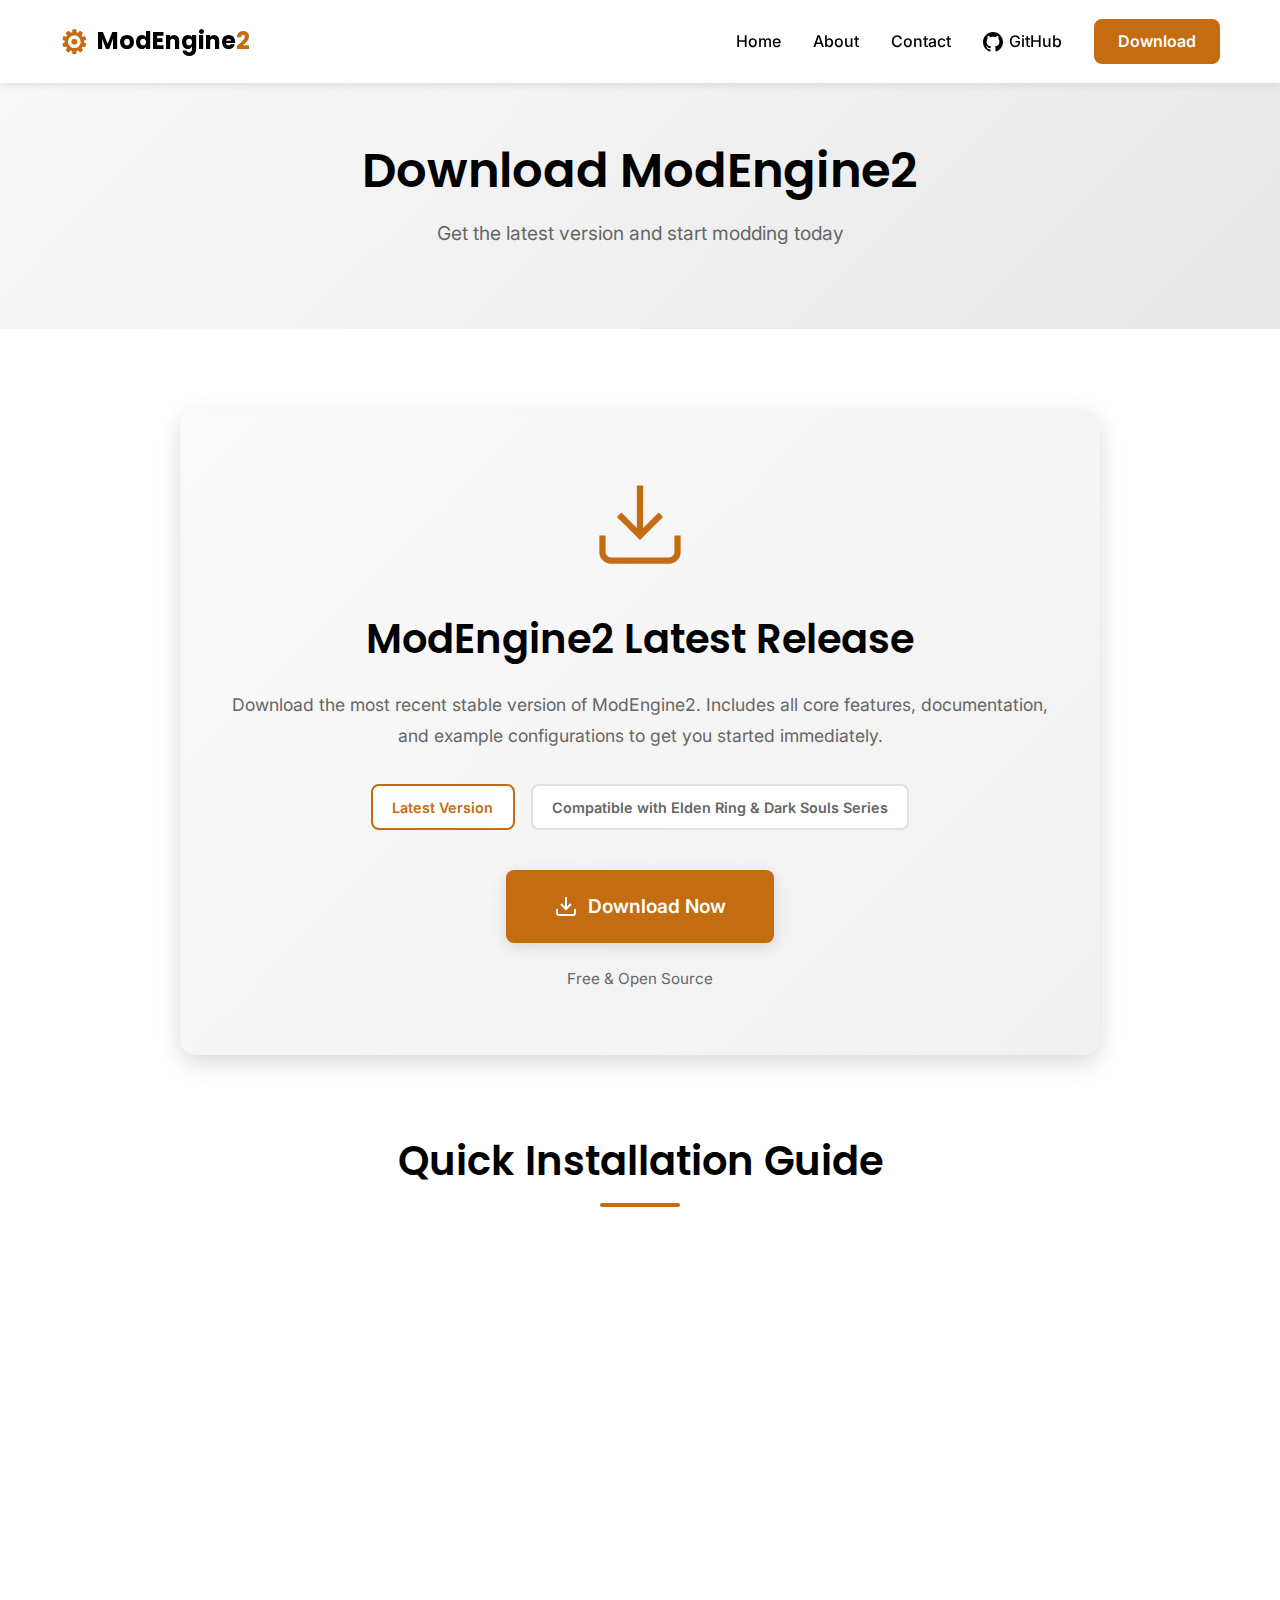
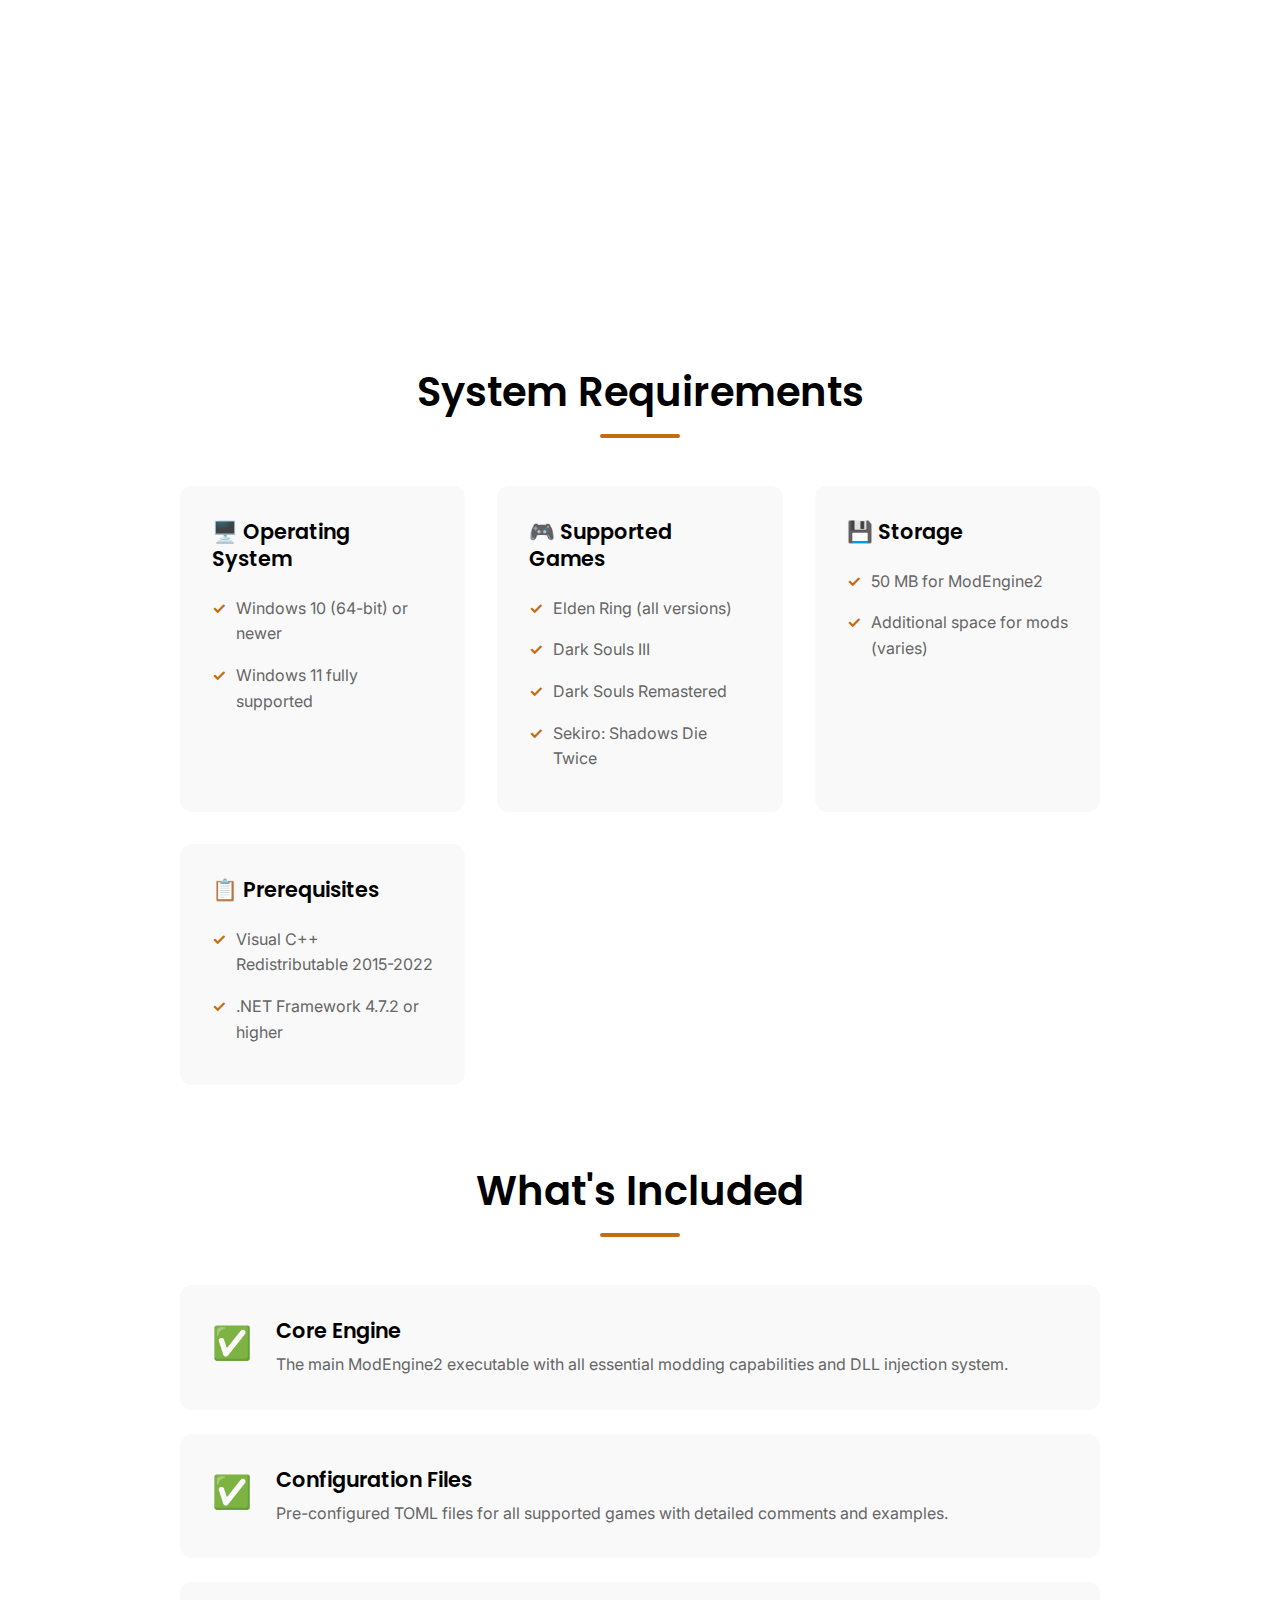
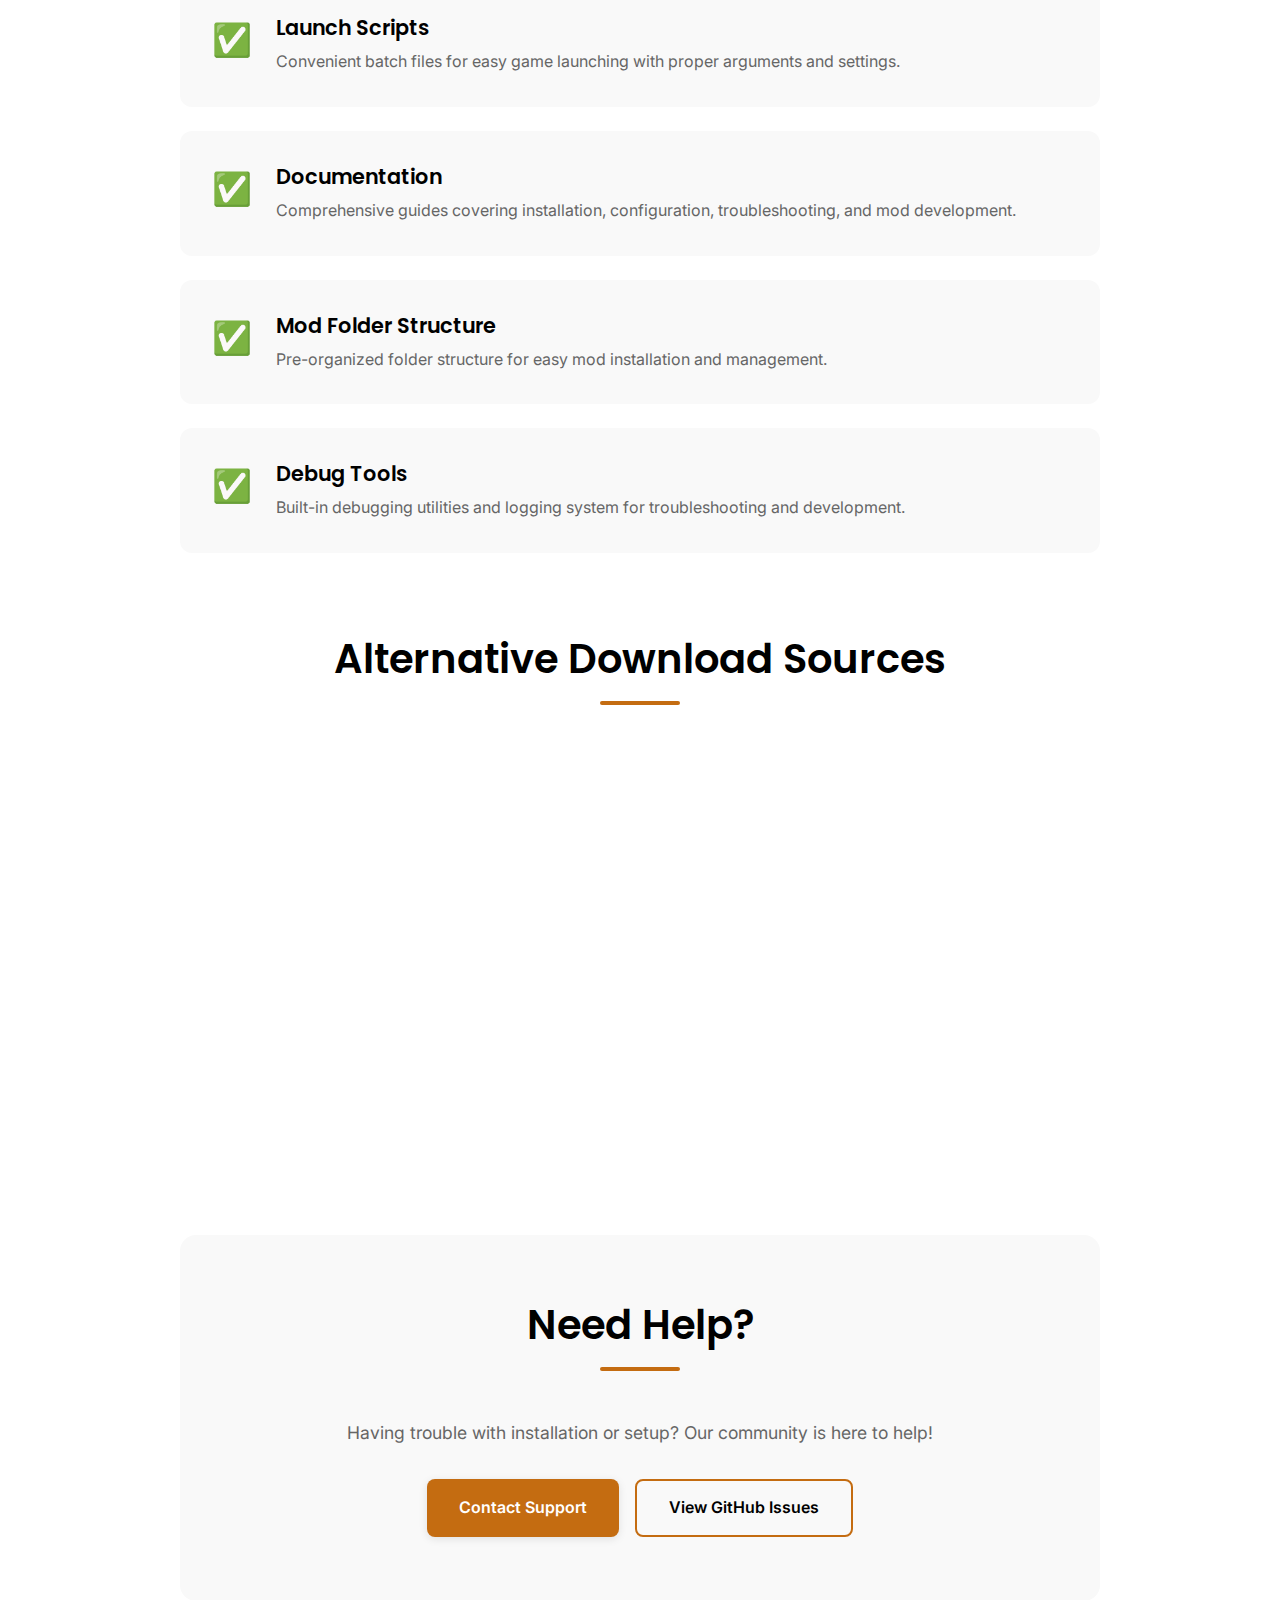
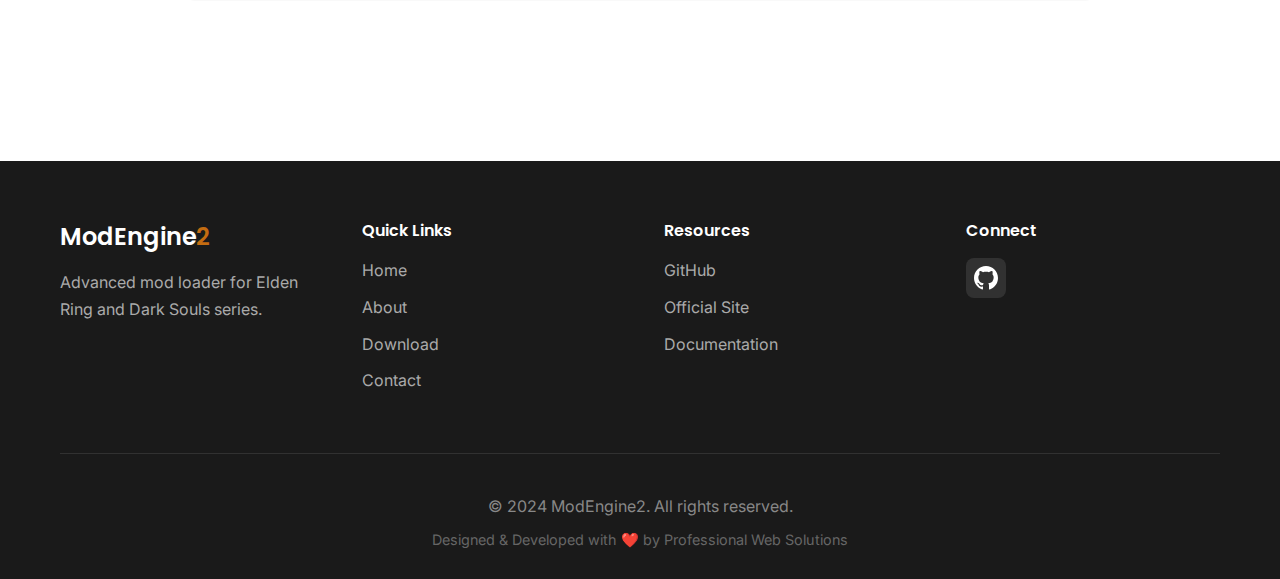
<file: download.html>
<!DOCTYPE html>
<html lang="en">
<head>
    <meta charset="UTF-8">
    <meta name="viewport" content="width=device-width, initial-scale=1.0">
    <meta name="description" content="Download ModEngine2 - Get the latest version of the advanced mod loader for Elden Ring and Dark Souls.">
    <title>Download - ModEngine2</title>
    <link rel="stylesheet" href="style.css">
    <link rel="preconnect" href="https://fonts.googleapis.com">
    <link rel="preconnect" href="https://fonts.gstatic.com" crossorigin>
    <link href="https://fonts.googleapis.com/css2?family=Inter:wght@300;400;500;600;700;800&family=Poppins:wght@400;500;600;700&display=swap" rel="stylesheet">
</head>
<body>
    <header class="header">
        <nav class="navbar">
            <div class="container">
                <div class="nav-wrapper">
                    <a href="index.html" class="logo">
                        <span class="logo-icon">⚙</span>
                        <span class="logo-text">ModEngine<span class="logo-accent">2</span></span>
                    </a>
                    
                    <button class="mobile-toggle" id="mobileToggle">
                        <span></span>
                        <span></span>
                        <span></span>
                    </button>
                    
                    <ul class="nav-menu" id="navMenu">
                        <li><a href="index.html" class="nav-link">Home</a></li>
                        <li><a href="about.html" class="nav-link">About</a></li>
                        <li><a href="contact.html" class="nav-link">Contact</a></li>
                        <li><a href="https://github.com/open-ssh/ModEngine2" class="nav-link" target="_blank">
                            <svg width="20" height="20" viewBox="0 0 24 24" fill="currentColor">
                                <path d="M12 0c-6.626 0-12 5.373-12 12 0 5.302 3.438 9.8 8.207 11.387.599.111.793-.261.793-.577v-2.234c-3.338.726-4.033-1.416-4.033-1.416-.546-1.387-1.333-1.756-1.333-1.756-1.089-.745.083-.729.083-.729 1.205.084 1.839 1.237 1.839 1.237 1.07 1.834 2.807 1.304 3.492.997.107-.775.418-1.305.762-1.604-2.665-.305-5.467-1.334-5.467-5.931 0-1.311.469-2.381 1.236-3.221-.124-.303-.535-1.524.117-3.176 0 0 1.008-.322 3.301 1.23.957-.266 1.983-.399 3.003-.404 1.02.005 2.047.138 3.006.404 2.291-1.552 3.297-1.23 3.297-1.23.653 1.653.242 2.874.118 3.176.77.84 1.235 1.911 1.235 3.221 0 4.609-2.807 5.624-5.479 5.921.43.372.823 1.102.823 2.222v3.293c0 .319.192.694.801.576 4.765-1.589 8.199-6.086 8.199-11.386 0-6.627-5.373-12-12-12z"/>
                            </svg>
                            GitHub
                        </a></li>
                        <li><a href="download.html" class="nav-link btn-download active">Download</a></li>
                    </ul>
                </div>
            </div>
        </nav>
    </header>

    <main>
        <section class="page-header">
            <div class="container">
                <h1>Download ModEngine2</h1>
                <p>Get the latest version and start modding today</p>
            </div>
        </section>

        <section class="download-section">
            <div class="container">
                <div class="download-hero">
                    <div class="download-card">
                        <div class="download-icon">
                            <svg width="100" height="100" viewBox="0 0 24 24" fill="none" stroke="currentColor" stroke-width="1.5">
                                <path d="M21 15v4a2 2 0 01-2 2H5a2 2 0 01-2-2v-4M7 10l5 5 5-5M12 15V3"/>
                            </svg>
                        </div>
                        <h2>ModEngine2 Latest Release</h2>
                        <p class="download-description">
                            Download the most recent stable version of ModEngine2. Includes all core features, documentation, and example configurations to get you started immediately.
                        </p>
                        <div class="version-info">
                            <span class="version-badge">Latest Version</span>
                            <span class="file-size">Compatible with Elden Ring & Dark Souls Series</span>
                        </div>
                        <a href="https://modengine2.com/download/" class="btn btn-primary btn-large btn-download-main" target="_blank">
                            <svg width="24" height="24" viewBox="0 0 24 24" fill="none" stroke="currentColor" stroke-width="2">
                                <path d="M21 15v4a2 2 0 01-2 2H5a2 2 0 01-2-2v-4M7 10l5 5 5-5M12 15V3"/>
                            </svg>
                            Download Now
                        </a>
                        <p class="download-note">Free & Open Source</p>
                    </div>
                </div>

                <div class="installation-guide">
                    <h2 class="section-title">Quick Installation Guide</h2>
                    <div class="steps-grid">
                        <div class="step-card">
                            <div class="step-number">1</div>
                            <h3>Download</h3>
                            <p>Click the download button above to get the latest ModEngine2 release from the official site.</p>
                        </div>
                        <div class="step-card">
                            <div class="step-number">2</div>
                            <h3>Extract</h3>
                            <p>Extract the downloaded ZIP file to a location of your choice (preferably near your game installation).</p>
                        </div>
                        <div class="step-card">
                            <div class="step-number">3</div>
                            <h3>Configure</h3>
                            <p>Edit the config_eldenring.toml file to set your game path and mod folder locations.</p>
                        </div>
                        <div class="step-card">
                            <div class="step-number">4</div>
                            <h3>Launch</h3>
                            <p>Run launchmod_eldenring.bat to start your game with ModEngine2 and your installed mods.</p>
                        </div>
                    </div>
                </div>

                <div class="system-requirements">
                    <h2 class="section-title">System Requirements</h2>
                    <div class="requirements-grid">
                        <div class="requirement-card">
                            <h3>🖥️ Operating System</h3>
                            <ul>
                                <li>Windows 10 (64-bit) or newer</li>
                                <li>Windows 11 fully supported</li>
                            </ul>
                        </div>
                        <div class="requirement-card">
                            <h3>🎮 Supported Games</h3>
                            <ul>
                                <li>Elden Ring (all versions)</li>
                                <li>Dark Souls III</li>
                                <li>Dark Souls Remastered</li>
                                <li>Sekiro: Shadows Die Twice</li>
                            </ul>
                        </div>
                        <div class="requirement-card">
                            <h3>💾 Storage</h3>
                            <ul>
                                <li>50 MB for ModEngine2</li>
                                <li>Additional space for mods (varies)</li>
                            </ul>
                        </div>
                        <div class="requirement-card">
                            <h3>📋 Prerequisites</h3>
                            <ul>
                                <li>Visual C++ Redistributable 2015-2022</li>
                                <li>.NET Framework 4.7.2 or higher</li>
                            </ul>
                        </div>
                    </div>
                </div>

                <div class="features-detailed">
                    <h2 class="section-title">What's Included</h2>
                    <div class="feature-list-detailed">
                        <div class="feature-detail">
                            <div class="feature-detail-icon">✅</div>
                            <div class="feature-detail-content">
                                <h3>Core Engine</h3>
                                <p>The main ModEngine2 executable with all essential modding capabilities and DLL injection system.</p>
                            </div>
                        </div>
                        <div class="feature-detail">
                            <div class="feature-detail-icon">✅</div>
                            <div class="feature-detail-content">
                                <h3>Configuration Files</h3>
                                <p>Pre-configured TOML files for all supported games with detailed comments and examples.</p>
                            </div>
                        </div>
                        <div class="feature-detail">
                            <div class="feature-detail-icon">✅</div>
                            <div class="feature-detail-content">
                                <h3>Launch Scripts</h3>
                                <p>Convenient batch files for easy game launching with proper arguments and settings.</p>
                            </div>
                        </div>
                        <div class="feature-detail">
                            <div class="feature-detail-icon">✅</div>
                            <div class="feature-detail-content">
                                <h3>Documentation</h3>
                                <p>Comprehensive guides covering installation, configuration, troubleshooting, and mod development.</p>
                            </div>
                        </div>
                        <div class="feature-detail">
                            <div class="feature-detail-icon">✅</div>
                            <div class="feature-detail-content">
                                <h3>Mod Folder Structure</h3>
                                <p>Pre-organized folder structure for easy mod installation and management.</p>
                            </div>
                        </div>
                        <div class="feature-detail">
                            <div class="feature-detail-icon">✅</div>
                            <div class="feature-detail-content">
                                <h3>Debug Tools</h3>
                                <p>Built-in debugging utilities and logging system for troubleshooting and development.</p>
                            </div>
                        </div>
                    </div>
                </div>

                <div class="download-alternatives">
                    <h2 class="section-title">Alternative Download Sources</h2>
                    <div class="alternatives-grid">
                        <div class="alternative-card">
                            <div class="alternative-icon">
                                <svg width="60" height="60" viewBox="0 0 24 24" fill="currentColor">
                                    <path d="M12 0c-6.626 0-12 5.373-12 12 0 5.302 3.438 9.8 8.207 11.387.599.111.793-.261.793-.577v-2.234c-3.338.726-4.033-1.416-4.033-1.416-.546-1.387-1.333-1.756-1.333-1.756-1.089-.745.083-.729.083-.729 1.205.084 1.839 1.237 1.839 1.237 1.07 1.834 2.807 1.304 3.492.997.107-.775.418-1.305.762-1.604-2.665-.305-5.467-1.334-5.467-5.931 0-1.311.469-2.381 1.236-3.221-.124-.303-.535-1.524.117-3.176 0 0 1.008-.322 3.301 1.23.957-.266 1.983-.399 3.003-.404 1.02.005 2.047.138 3.006.404 2.291-1.552 3.297-1.23 3.297-1.23.653 1.653.242 2.874.118 3.176.77.84 1.235 1.911 1.235 3.221 0 4.609-2.807 5.624-5.479 5.921.43.372.823 1.102.823 2.222v3.293c0 .319.192.694.801.576 4.765-1.589 8.199-6.086 8.199-11.386 0-6.627-5.373-12-12-12z"/>
                                </svg>
                            </div>
                            <h3>GitHub Releases</h3>
                            <p>Download directly from our GitHub repository for the latest development builds and release history.</p>
                            <a href="https://github.com/open-ssh/ModEngine2" target="_blank" class="btn btn-secondary">Visit GitHub</a>
                        </div>
                        <div class="alternative-card">
                            <div class="alternative-icon">
                                <svg width="60" height="60" viewBox="0 0 24 24" fill="none" stroke="currentColor" stroke-width="2">
                                    <path d="M14 2H6a2 2 0 00-2 2v16a2 2 0 002 2h12a2 2 0 002-2V8z"/>
                                    <path d="M14 2v6h6M16 13H8M16 17H8M10 9H8"/>
                                </svg>
                            </div>
                            <h3>Documentation</h3>
                            <p>Browse the complete documentation including advanced setup guides and mod development tutorials.</p>
                            <a href="https://github.com/open-ssh/ModEngine2" target="_blank" class="btn btn-secondary">View Docs</a>
                        </div>
                    </div>
                </div>

                <div class="support-section">
                    <h2 class="section-title">Need Help?</h2>
                    <p class="support-text">
                        Having trouble with installation or setup? Our community is here to help!
                    </p>
                    <div class="support-buttons">
                        <a href="contact.html" class="btn btn-primary">Contact Support</a>
                        <a href="https://github.com/open-ssh/ModEngine2" target="_blank" class="btn btn-secondary">View GitHub Issues</a>
                    </div>
                </div>
            </div>
        </section>
    </main>

    <footer class="footer">
        <div class="container">
            <div class="footer-content">
                <div class="footer-section">
                    <h3 class="footer-title">ModEngine<span class="logo-accent">2</span></h3>
                    <p>Advanced mod loader for Elden Ring and Dark Souls series.</p>
                </div>
                <div class="footer-section">
                    <h4>Quick Links</h4>
                    <ul class="footer-links">
                        <li><a href="index.html">Home</a></li>
                        <li><a href="about.html">About</a></li>
                        <li><a href="download.html">Download</a></li>
                        <li><a href="contact.html">Contact</a></li>
                    </ul>
                </div>
                <div class="footer-section">
                    <h4>Resources</h4>
                    <ul class="footer-links">
                        <li><a href="https://github.com/open-ssh/ModEngine2" target="_blank">GitHub</a></li>
                        <li><a href="https://modengine2.com/" target="_blank">Official Site</a></li>
                        <li><a href="download.html">Documentation</a></li>
                    </ul>
                </div>
                <div class="footer-section">
                    <h4>Connect</h4>
                    <div class="social-links">
                        <a href="https://github.com/open-ssh/ModEngine2" target="_blank" class="social-link">
                            <svg width="24" height="24" viewBox="0 0 24 24" fill="currentColor">
                                <path d="M12 0c-6.626 0-12 5.373-12 12 0 5.302 3.438 9.8 8.207 11.387.599.111.793-.261.793-.577v-2.234c-3.338.726-4.033-1.416-4.033-1.416-.546-1.387-1.333-1.756-1.333-1.756-1.089-.745.083-.729.083-.729 1.205.084 1.839 1.237 1.839 1.237 1.07 1.834 2.807 1.304 3.492.997.107-.775.418-1.305.762-1.604-2.665-.305-5.467-1.334-5.467-5.931 0-1.311.469-2.381 1.236-3.221-.124-.303-.535-1.524.117-3.176 0 0 1.008-.322 3.301 1.23.957-.266 1.983-.399 3.003-.404 1.02.005 2.047.138 3.006.404 2.291-1.552 3.297-1.23 3.297-1.23.653 1.653.242 2.874.118 3.176.77.84 1.235 1.911 1.235 3.221 0 4.609-2.807 5.624-5.479 5.921.43.372.823 1.102.823 2.222v3.293c0 .319.192.694.801.576 4.765-1.589 8.199-6.086 8.199-11.386 0-6.627-5.373-12-12-12z"/>
                            </svg>
                        </a>
                    </div>
                </div>
            </div>
            <div class="footer-bottom">
                <p>&copy; 2024 ModEngine2. All rights reserved.</p>
                <p class="footer-credit">Designed & Developed with ❤️ by Professional Web Solutions</p>
            </div>
        </div>
    </footer>

    <script src="script.js"></script>
</body>
</html>
</file>
<file: style.css>
/* ===================================
   CSS Reset & Base Styles
   =================================== */
* {
    margin: 0;
    padding: 0;
    box-sizing: border-box;
}

:root {
    --primary-color: #C46C11;
    --secondary-color: #FFFFFF;
    --accent-color: #C46C11;
    --text-color: #000000;
    --text-light: #333333;
    --text-gray: #666666;
    --bg-light: #F9F9F9;
    --bg-dark: #1A1A1A;
    --border-color: #E0E0E0;
    --shadow-sm: 0 2px 8px rgba(0, 0, 0, 0.1);
    --shadow-md: 0 4px 16px rgba(0, 0, 0, 0.12);
    --shadow-lg: 0 8px 24px rgba(0, 0, 0, 0.15);
    --transition: all 0.3s ease;
}

html {
    scroll-behavior: smooth;
}

body {
    font-family: 'Inter', -apple-system, BlinkMacSystemFont, 'Segoe UI', Roboto, Oxygen, Ubuntu, Cantarell, sans-serif;
    line-height: 1.6;
    color: var(--text-color);
    background-color: var(--secondary-color);
    overflow-x: hidden;
}

h1, h2, h3, h4, h5, h6 {
    font-family: 'Poppins', sans-serif;
    font-weight: 600;
    line-height: 1.3;
    color: var(--text-color);
}

a {
    text-decoration: none;
    color: inherit;
    transition: var(--transition);
}

img {
    max-width: 100%;
    height: auto;
    display: block;
}

/* ===================================
   Container & Layout
   =================================== */
.container {
    max-width: 1200px;
    margin: 0 auto;
    padding: 0 20px;
}

/* ===================================
   Header & Navigation
   =================================== */
.header {
    position: fixed;
    top: 0;
    left: 0;
    right: 0;
    background-color: var(--secondary-color);
    box-shadow: var(--shadow-sm);
    z-index: 1000;
}

.navbar {
    padding: 1rem 0;
}

.nav-wrapper {
    display: flex;
    justify-content: space-between;
    align-items: center;
}

.logo {
    display: flex;
    align-items: center;
    gap: 8px;
    font-size: 1.5rem;
    font-weight: 700;
    color: var(--text-color);
}

.logo-icon {
    font-size: 2rem;
    color: var(--primary-color);
}

.logo-text {
    font-family: 'Poppins', sans-serif;
}

.logo-accent {
    color: var(--primary-color);
}

.nav-menu {
    display: flex;
    list-style: none;
    gap: 2rem;
    align-items: center;
}

.nav-link {
    font-weight: 500;
    color: var(--text-color);
    padding: 0.5rem 0;
    position: relative;
    display: flex;
    align-items: center;
    gap: 6px;
}

.nav-link::after {
    content: '';
    position: absolute;
    bottom: 0;
    left: 0;
    width: 0;
    height: 2px;
    background-color: var(--primary-color);
    transition: width 0.3s ease;
}

.nav-link:hover::after,
.nav-link.active::after {
    width: 100%;
}

.nav-link:hover {
    color: var(--primary-color);
}

.btn-download {
    background-color: var(--primary-color);
    color: var(--secondary-color) !important;
    padding: 0.6rem 1.5rem !important;
    border-radius: 8px;
    font-weight: 600;
}

.btn-download::after {
    display: none;
}

.btn-download:hover {
    background-color: #A55A0E;
    transform: translateY(-2px);
    box-shadow: var(--shadow-md);
}

.mobile-toggle {
    display: none;
    flex-direction: column;
    gap: 5px;
    background: none;
    border: none;
    cursor: pointer;
    padding: 5px;
}

.mobile-toggle span {
    width: 25px;
    height: 3px;
    background-color: var(--text-color);
    border-radius: 2px;
    transition: var(--transition);
}

/* ===================================
   Hero Section
   =================================== */
.hero {
    position: relative;
    min-height: 100vh;
    display: flex;
    align-items: center;
    justify-content: center;
    text-align: center;
    padding: 120px 20px 80px;
    overflow: hidden;
}

.hero-bg {
    position: absolute;
    top: 0;
    left: 0;
    right: 0;
    bottom: 0;
    background: linear-gradient(135deg, #F9F9F9 0%, #E8E8E8 100%);
    z-index: -1;
}

.hero-bg::before {
    content: '';
    position: absolute;
    top: -50%;
    left: -50%;
    width: 200%;
    height: 200%;
    background: radial-gradient(circle, rgba(196, 108, 17, 0.1) 1px, transparent 1px);
    background-size: 50px 50px;
    animation: bgScroll 20s linear infinite;
}

@keyframes bgScroll {
    0% {
        transform: translate(0, 0);
    }
    100% {
        transform: translate(50px, 50px);
    }
}

.hero-content {
    max-width: 800px;
    position: relative;
    z-index: 1;
}

.hero-title {
    font-size: 3.5rem;
    margin-bottom: 1.5rem;
    animation: fadeInUp 0.8s ease;
}

.highlight {
    color: var(--primary-color);
    position: relative;
}

.hero-subtitle {
    font-size: 1.3rem;
    color: var(--text-gray);
    margin-bottom: 2.5rem;
    animation: fadeInUp 0.8s ease 0.2s both;
}

.hero-buttons {
    display: flex;
    gap: 1rem;
    justify-content: center;
    flex-wrap: wrap;
    animation: fadeInUp 0.8s ease 0.4s both;
}

@keyframes fadeInUp {
    from {
        opacity: 0;
        transform: translateY(30px);
    }
    to {
        opacity: 1;
        transform: translateY(0);
    }
}

/* ===================================
   Buttons
   =================================== */
.btn {
    display: inline-flex;
    align-items: center;
    gap: 10px;
    padding: 0.9rem 2rem;
    border-radius: 8px;
    font-weight: 600;
    cursor: pointer;
    transition: var(--transition);
    border: none;
    font-size: 1rem;
}

.btn-primary {
    background-color: var(--primary-color);
    color: var(--secondary-color);
    box-shadow: var(--shadow-sm);
}

.btn-primary:hover {
    background-color: #A55A0E;
    transform: translateY(-3px);
    box-shadow: var(--shadow-md);
}

.btn-secondary {
    background-color: transparent;
    color: var(--text-color);
    border: 2px solid var(--primary-color);
}

.btn-secondary:hover {
    background-color: var(--primary-color);
    color: var(--secondary-color);
    transform: translateY(-3px);
}

.btn-large {
    padding: 1.1rem 2.5rem;
    font-size: 1.1rem;
}

/* ===================================
   Sections
   =================================== */
section {
    padding: 80px 20px;
}

.section-title {
    font-size: 2.5rem;
    text-align: center;
    margin-bottom: 3rem;
    color: var(--text-color);
}

.section-title::after {
    content: '';
    display: block;
    width: 80px;
    height: 4px;
    background-color: var(--primary-color);
    margin: 1rem auto 0;
    border-radius: 2px;
}

/* ===================================
   Features Section
   =================================== */
.features {
    background-color: var(--bg-light);
}

.features-grid {
    display: grid;
    grid-template-columns: repeat(auto-fit, minmax(250px, 1fr));
    gap: 2rem;
}

.feature-card {
    background-color: var(--secondary-color);
    padding: 2.5rem 2rem;
    border-radius: 12px;
    text-align: center;
    box-shadow: var(--shadow-sm);
    transition: var(--transition);
}

.feature-card:hover {
    transform: translateY(-8px);
    box-shadow: var(--shadow-lg);
}

.feature-icon {
    font-size: 3rem;
    margin-bottom: 1rem;
}

.feature-card h3 {
    font-size: 1.4rem;
    margin-bottom: 1rem;
    color: var(--text-color);
}

.feature-card p {
    color: var(--text-gray);
    line-height: 1.7;
}

/* ===================================
   Content Section
   =================================== */
.content-section {
    max-width: 1000px;
    margin: 0 auto;
}

.content-block {
    margin-bottom: 3rem;
}

.content-block h2 {
    font-size: 2rem;
    margin-bottom: 1rem;
    color: var(--text-color);
}

.content-block p {
    color: var(--text-light);
    line-height: 1.8;
    margin-bottom: 1rem;
    font-size: 1.05rem;
}

.inline-link {
    color: var(--primary-color);
    font-weight: 500;
    border-bottom: 2px solid transparent;
    transition: var(--transition);
}

.inline-link:hover {
    border-bottom-color: var(--primary-color);
}

.features-list {
    display: grid;
    grid-template-columns: repeat(auto-fit, minmax(300px, 1fr));
    gap: 2rem;
    margin-top: 2rem;
}

.feature-item {
    background-color: var(--bg-light);
    padding: 2rem;
    border-radius: 10px;
    border-left: 4px solid var(--primary-color);
}

.feature-item h3 {
    font-size: 1.3rem;
    margin-bottom: 0.8rem;
}

.feature-item p {
    color: var(--text-gray);
}

/* ===================================
   CTA Section
   =================================== */
.cta-section {
    background: linear-gradient(135deg, var(--primary-color) 0%, #A55A0E 100%);
    color: var(--secondary-color);
    text-align: center;
    padding: 80px 20px;
}

.cta-content h2 {
    font-size: 2.5rem;
    color: var(--secondary-color);
    margin-bottom: 1rem;
}

.cta-content p {
    font-size: 1.2rem;
    margin-bottom: 2rem;
    opacity: 0.95;
}

.cta-buttons {
    display: flex;
    gap: 1rem;
    justify-content: center;
    flex-wrap: wrap;
}

.cta-section .btn-primary {
    background-color: var(--secondary-color);
    color: var(--primary-color);
}

.cta-section .btn-primary:hover {
    background-color: var(--bg-light);
}

.cta-section .btn-secondary {
    border-color: var(--secondary-color);
    color: var(--secondary-color);
}

.cta-section .btn-secondary:hover {
    background-color: var(--secondary-color);
    color: var(--primary-color);
}

/* ===================================
   Footer
   =================================== */
.footer {
    background-color: var(--bg-dark);
    color: var(--secondary-color);
    padding: 60px 20px 20px;
}

.footer-content {
    display: grid;
    grid-template-columns: repeat(auto-fit, minmax(250px, 1fr));
    gap: 3rem;
    margin-bottom: 3rem;
}

.footer-section h3,
.footer-section h4 {
    color: var(--secondary-color);
    margin-bottom: 1rem;
}

.footer-title {
    font-size: 1.5rem;
    font-family: 'Poppins', sans-serif;
}

.footer-section p {
    color: #AAAAAA;
    line-height: 1.7;
}

.footer-links {
    list-style: none;
}

.footer-links li {
    margin-bottom: 0.7rem;
}

.footer-links a {
    color: #AAAAAA;
    transition: var(--transition);
}

.footer-links a:hover {
    color: var(--primary-color);
    padding-left: 5px;
}

.social-links {
    display: flex;
    gap: 1rem;
}

.social-link {
    width: 40px;
    height: 40px;
    display: flex;
    align-items: center;
    justify-content: center;
    background-color: rgba(255, 255, 255, 0.1);
    border-radius: 8px;
    transition: var(--transition);
}

.social-link:hover {
    background-color: var(--primary-color);
    transform: translateY(-3px);
}

.footer-bottom {
    text-align: center;
    padding-top: 2rem;
    border-top: 1px solid rgba(255, 255, 255, 0.1);
    color: #888888;
}

.footer-bottom p {
    margin: 0.5rem 0;
}

.footer-credit {
    color: #666666;
    font-size: 0.9rem;
}

/* ===================================
   Page Header
   =================================== */
.page-header {
    background: linear-gradient(135deg, #F9F9F9 0%, #E8E8E8 100%);
    padding: 140px 20px 80px;
    text-align: center;
}

.page-header h1 {
    font-size: 3rem;
    margin-bottom: 1rem;
}

.page-header p {
    font-size: 1.2rem;
    color: var(--text-gray);
}

/* ===================================
   About Page Styles
   =================================== */
.about-content {
    max-width: 1000px;
    margin: 0 auto;
}

.about-section {
    margin-bottom: 4rem;
}

.about-text h2 {
    font-size: 2rem;
    margin-bottom: 1.5rem;
    color: var(--text-color);
}

.about-text p {
    color: var(--text-light);
    line-height: 1.8;
    margin-bottom: 1rem;
    font-size: 1.05rem;
}

.values-section {
    margin: 5rem 0;
}

.values-grid {
    display: grid;
    grid-template-columns: repeat(auto-fit, minmax(280px, 1fr));
    gap: 2rem;
}

.value-card {
    background-color: var(--bg-light);
    padding: 2.5rem 2rem;
    border-radius: 12px;
    text-align: center;
    transition: var(--transition);
}

.value-card:hover {
    transform: translateY(-5px);
    box-shadow: var(--shadow-md);
}

.value-icon {
    font-size: 3rem;
    margin-bottom: 1rem;
}

.value-card h3 {
    font-size: 1.4rem;
    margin-bottom: 1rem;
}

.value-card p {
    color: var(--text-gray);
}

.timeline-section {
    margin: 5rem 0;
}

.timeline {
    max-width: 800px;
    margin: 0 auto;
    position: relative;
    padding-left: 50px;
}

.timeline::before {
    content: '';
    position: absolute;
    left: 15px;
    top: 0;
    bottom: 0;
    width: 3px;
    background-color: var(--primary-color);
}

.timeline-item {
    position: relative;
    margin-bottom: 3rem;
}

.timeline-marker {
    position: absolute;
    left: -42px;
    top: 5px;
    width: 20px;
    height: 20px;
    border-radius: 50%;
    background-color: var(--primary-color);
    border: 4px solid var(--secondary-color);
    box-shadow: 0 0 0 3px var(--primary-color);
}

.timeline-content h3 {
    font-size: 1.5rem;
    margin-bottom: 0.8rem;
    color: var(--primary-color);
}

.timeline-content p {
    color: var(--text-light);
    line-height: 1.7;
}

.team-section {
    text-align: center;
    margin: 5rem 0;
}

.team-description {
    max-width: 700px;
    margin: 0 auto 3rem;
    color: var(--text-light);
    font-size: 1.1rem;
    line-height: 1.8;
}

.community-stats {
    display: grid;
    grid-template-columns: repeat(auto-fit, minmax(200px, 1fr));
    gap: 2rem;
    margin-top: 3rem;
}

.stat-item {
    background-color: var(--bg-light);
    padding: 2rem;
    border-radius: 12px;
}

.stat-number {
    font-size: 2.5rem;
    font-weight: 700;
    color: var(--primary-color);
    margin-bottom: 0.5rem;
}

.stat-label {
    color: var(--text-gray);
    font-size: 1rem;
}

/* ===================================
   Contact Page Styles
   =================================== */
.contact-section {
    max-width: 900px;
    margin: 0 auto;
}

.contact-intro {
    text-align: center;
    margin-bottom: 4rem;
}

.contact-intro h2 {
    font-size: 2rem;
    margin-bottom: 1.5rem;
}

.contact-intro p {
    color: var(--text-light);
    line-height: 1.8;
    margin-bottom: 1rem;
    font-size: 1.05rem;
}

.contact-form-wrapper {
    margin: 4rem 0;
}

.form-card {
    background: linear-gradient(135deg, #F9F9F9 0%, #EFEFEF 100%);
    padding: 4rem 3rem;
    border-radius: 16px;
    text-align: center;
    box-shadow: var(--shadow-md);
}

.form-icon {
    color: var(--primary-color);
    margin-bottom: 2rem;
}

.form-card h3 {
    font-size: 2rem;
    margin-bottom: 1rem;
}

.form-description {
    color: var(--text-gray);
    margin-bottom: 2.5rem;
    font-size: 1.05rem;
    line-height: 1.7;
}

.btn-form {
    box-shadow: var(--shadow-md);
}

.contact-info-grid {
    display: grid;
    grid-template-columns: repeat(auto-fit, minmax(250px, 1fr));
    gap: 2rem;
    margin: 4rem 0;
}

.info-card {
    background-color: var(--bg-light);
    padding: 2.5rem 2rem;
    border-radius: 12px;
    text-align: center;
    transition: var(--transition);
}

.info-card:hover {
    transform: translateY(-5px);
    box-shadow: var(--shadow-md);
}

.info-icon {
    font-size: 3rem;
    margin-bottom: 1rem;
}

.info-card h3 {
    font-size: 1.3rem;
    margin-bottom: 1rem;
}

.info-card p {
    color: var(--text-gray);
    margin-bottom: 1rem;
}

.info-link {
    color: var(--primary-color);
    font-weight: 600;
    transition: var(--transition);
}

.info-link:hover {
    text-decoration: underline;
}

.faq-section {
    margin: 5rem 0;
}

.faq-grid {
    display: grid;
    grid-template-columns: repeat(auto-fit, minmax(300px, 1fr));
    gap: 2rem;
}

.faq-item {
    background-color: var(--bg-light);
    padding: 2rem;
    border-radius: 10px;
    border-left: 4px solid var(--primary-color);
}

.faq-item h3 {
    font-size: 1.2rem;
    margin-bottom: 0.8rem;
}

.faq-item p {
    color: var(--text-gray);
}

/* ===================================
   Download Page Styles
   =================================== */
.download-section {
    max-width: 1000px;
    margin: 0 auto;
}

.download-hero {
    margin-bottom: 5rem;
}

.download-card {
    background: linear-gradient(135deg, #FAFAFA 0%, #F0F0F0 100%);
    padding: 4rem 3rem;
    border-radius: 16px;
    text-align: center;
    box-shadow: var(--shadow-lg);
}

.download-icon {
    color: var(--primary-color);
    margin-bottom: 2rem;
}

.download-card h2 {
    font-size: 2.5rem;
    margin-bottom: 1.5rem;
}

.download-description {
    color: var(--text-gray);
    font-size: 1.1rem;
    line-height: 1.8;
    margin-bottom: 2rem;
}

.version-info {
    display: flex;
    gap: 1rem;
    justify-content: center;
    flex-wrap: wrap;
    margin-bottom: 2.5rem;
}

.version-badge,
.file-size {
    background-color: var(--secondary-color);
    padding: 0.6rem 1.2rem;
    border-radius: 8px;
    font-size: 0.9rem;
    font-weight: 600;
}

.version-badge {
    color: var(--primary-color);
    border: 2px solid var(--primary-color);
}

.file-size {
    color: var(--text-gray);
    border: 2px solid var(--border-color);
}

.btn-download-main {
    font-size: 1.2rem;
    padding: 1.3rem 3rem;
    box-shadow: var(--shadow-md);
}

.download-note {
    margin-top: 1.5rem;
    color: var(--text-gray);
    font-size: 0.95rem;
}

.installation-guide {
    margin: 5rem 0;
}

.steps-grid {
    display: grid;
    grid-template-columns: repeat(auto-fit, minmax(240px, 1fr));
    gap: 2rem;
}

.step-card {
    background-color: var(--bg-light);
    padding: 2.5rem 2rem;
    border-radius: 12px;
    text-align: center;
    position: relative;
    transition: var(--transition);
}

.step-card:hover {
    transform: translateY(-5px);
    box-shadow: var(--shadow-md);
}

.step-number {
    width: 50px;
    height: 50px;
    background-color: var(--primary-color);
    color: var(--secondary-color);
    border-radius: 50%;
    display: flex;
    align-items: center;
    justify-content: center;
    font-size: 1.5rem;
    font-weight: 700;
    margin: 0 auto 1.5rem;
}

.step-card h3 {
    font-size: 1.3rem;
    margin-bottom: 1rem;
}

.step-card p {
    color: var(--text-gray);
}

.system-requirements {
    margin: 5rem 0;
}

.requirements-grid {
    display: grid;
    grid-template-columns: repeat(auto-fit, minmax(280px, 1fr));
    gap: 2rem;
}

.requirement-card {
    background-color: var(--bg-light);
    padding: 2rem;
    border-radius: 12px;
}

.requirement-card h3 {
    font-size: 1.3rem;
    margin-bottom: 1rem;
}

.requirement-card ul {
    list-style: none;
}

.requirement-card li {
    color: var(--text-gray);
    padding: 0.5rem 0;
    padding-left: 1.5rem;
    position: relative;
}

.requirement-card li::before {
    content: '✓';
    position: absolute;
    left: 0;
    color: var(--primary-color);
    font-weight: 700;
}

.features-detailed {
    margin: 5rem 0;
}

.feature-list-detailed {
    display: grid;
    gap: 1.5rem;
}

.feature-detail {
    display: flex;
    gap: 1.5rem;
    background-color: var(--bg-light);
    padding: 2rem;
    border-radius: 12px;
    align-items: flex-start;
}

.feature-detail-icon {
    font-size: 2rem;
    color: var(--primary-color);
    flex-shrink: 0;
}

.feature-detail-content h3 {
    font-size: 1.3rem;
    margin-bottom: 0.5rem;
}

.feature-detail-content p {
    color: var(--text-gray);
}

.download-alternatives {
    margin: 5rem 0;
}

.alternatives-grid {
    display: grid;
    grid-template-columns: repeat(auto-fit, minmax(300px, 1fr));
    gap: 2rem;
}

.alternative-card {
    background-color: var(--bg-light);
    padding: 3rem 2rem;
    border-radius: 12px;
    text-align: center;
    transition: var(--transition);
}

.alternative-card:hover {
    transform: translateY(-5px);
    box-shadow: var(--shadow-md);
}

.alternative-icon {
    color: var(--primary-color);
    margin-bottom: 1.5rem;
}

.alternative-card h3 {
    font-size: 1.5rem;
    margin-bottom: 1rem;
}

.alternative-card p {
    color: var(--text-gray);
    margin-bottom: 2rem;
}

.support-section {
    text-align: center;
    background-color: var(--bg-light);
    padding: 4rem 2rem;
    border-radius: 16px;
    margin: 5rem 0;
}

.support-text {
    color: var(--text-gray);
    font-size: 1.1rem;
    margin-bottom: 2rem;
}

.support-buttons {
    display: flex;
    gap: 1rem;
    justify-content: center;
    flex-wrap: wrap;
}

/* ===================================
   Responsive Design
   =================================== */
@media (max-width: 768px) {
    .mobile-toggle {
        display: flex;
        z-index: 10;
    }

    .nav-menu {
        position: fixed;
        top: 70px;
        left: 0;
        right: 0;
        background-color: var(--secondary-color);
        flex-direction: column;
        padding: 2rem;
        box-shadow: var(--shadow-md);
        transform: translateX(-100%);
        transition: transform 0.3s ease;
    }

    .nav-menu.active {
        transform: translateX(0);
    }

    .hero-title {
        font-size: 2.5rem;
    }

    .hero-subtitle {
        font-size: 1.1rem;
    }

    .section-title {
        font-size: 2rem;
    }

    .page-header h1 {
        font-size: 2.2rem;
    }

    .features-grid,
    .values-grid,
    .community-stats,
    .contact-info-grid,
    .steps-grid,
    .requirements-grid,
    .alternatives-grid {
        grid-template-columns: 1fr;
    }

    .features-list,
    .faq-grid {
        grid-template-columns: 1fr;
    }

    .hero-buttons,
    .cta-buttons,
    .support-buttons {
        flex-direction: column;
        align-items: stretch;
    }

    .btn {
        width: 100%;
        justify-content: center;
    }

    .timeline {
        padding-left: 30px;
    }

    .timeline-marker {
        left: -32px;
    }
}

@media (max-width: 480px) {
    .hero-title {
        font-size: 2rem;
    }

    .container {
        padding: 0 15px;
    }

    section {
        padding: 60px 15px;
    }

    .form-card,
    .download-card {
        padding: 2.5rem 1.5rem;
    }
}
</file>
